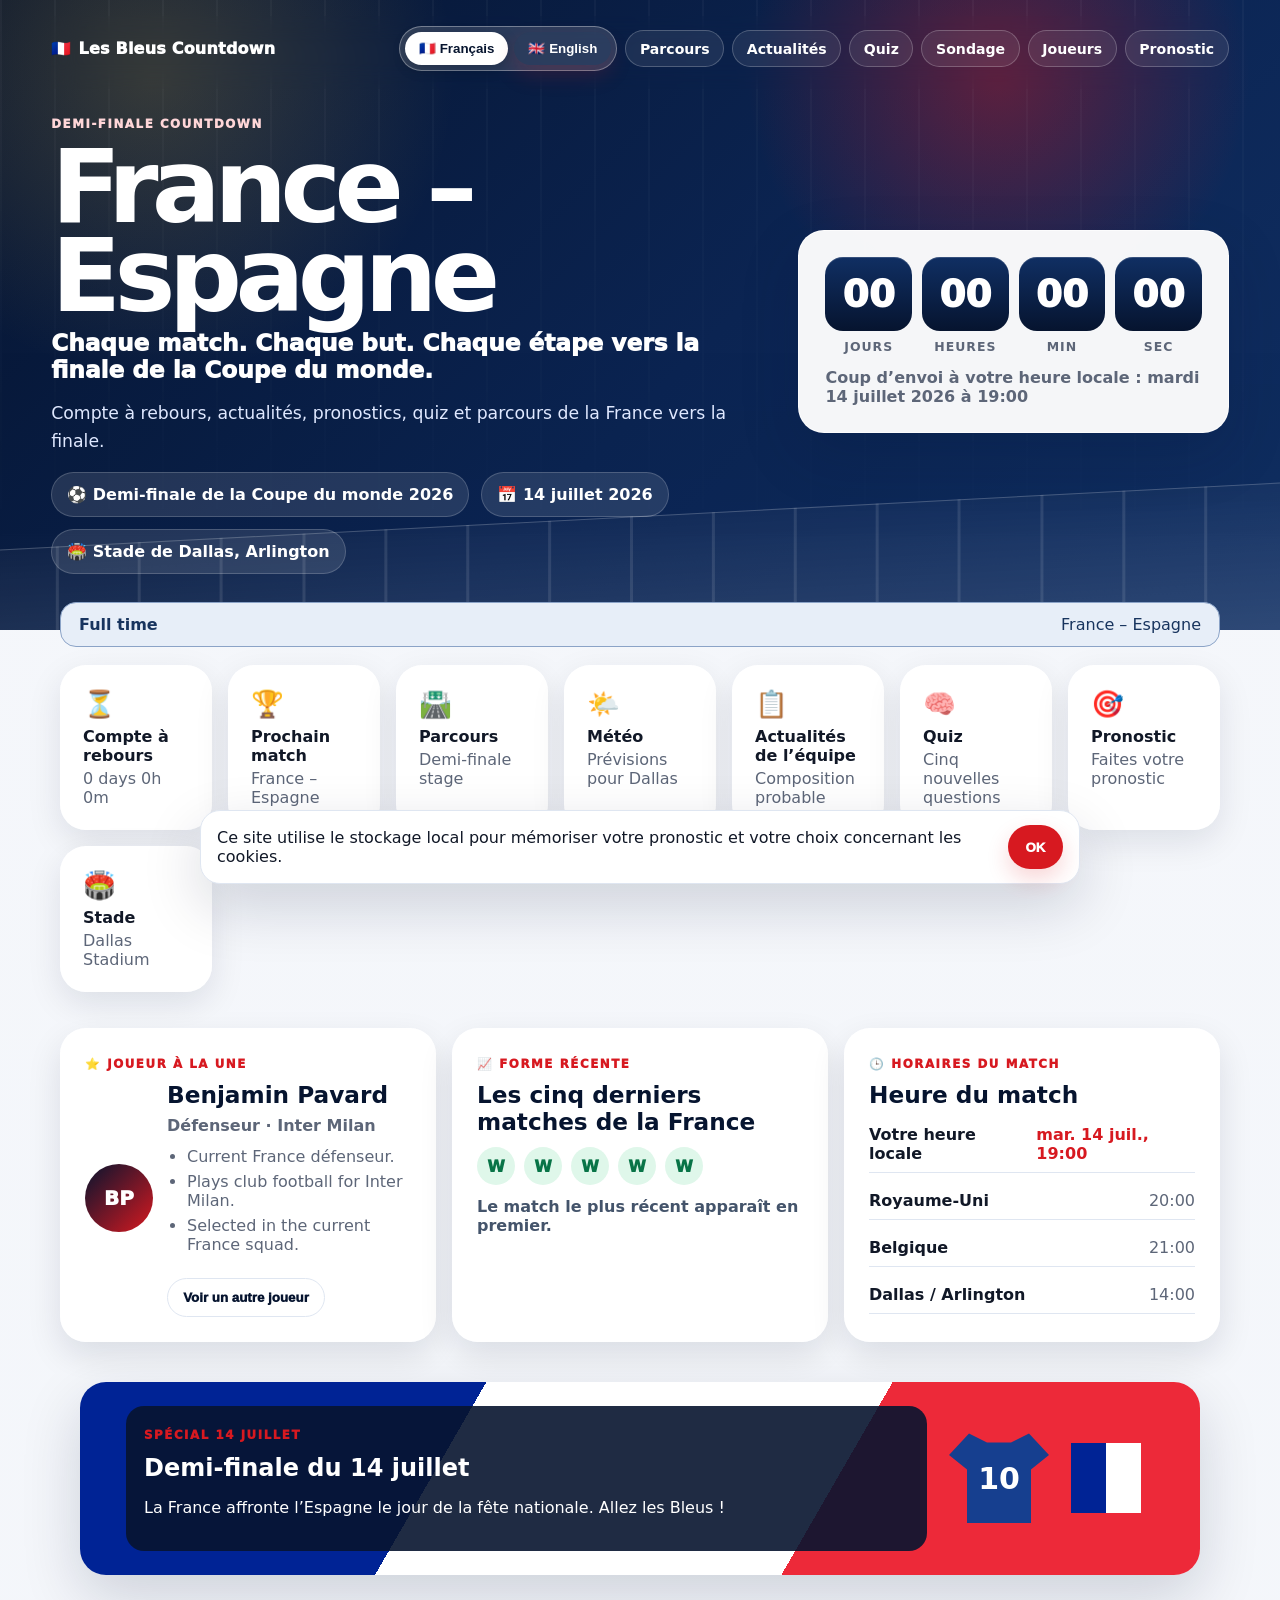
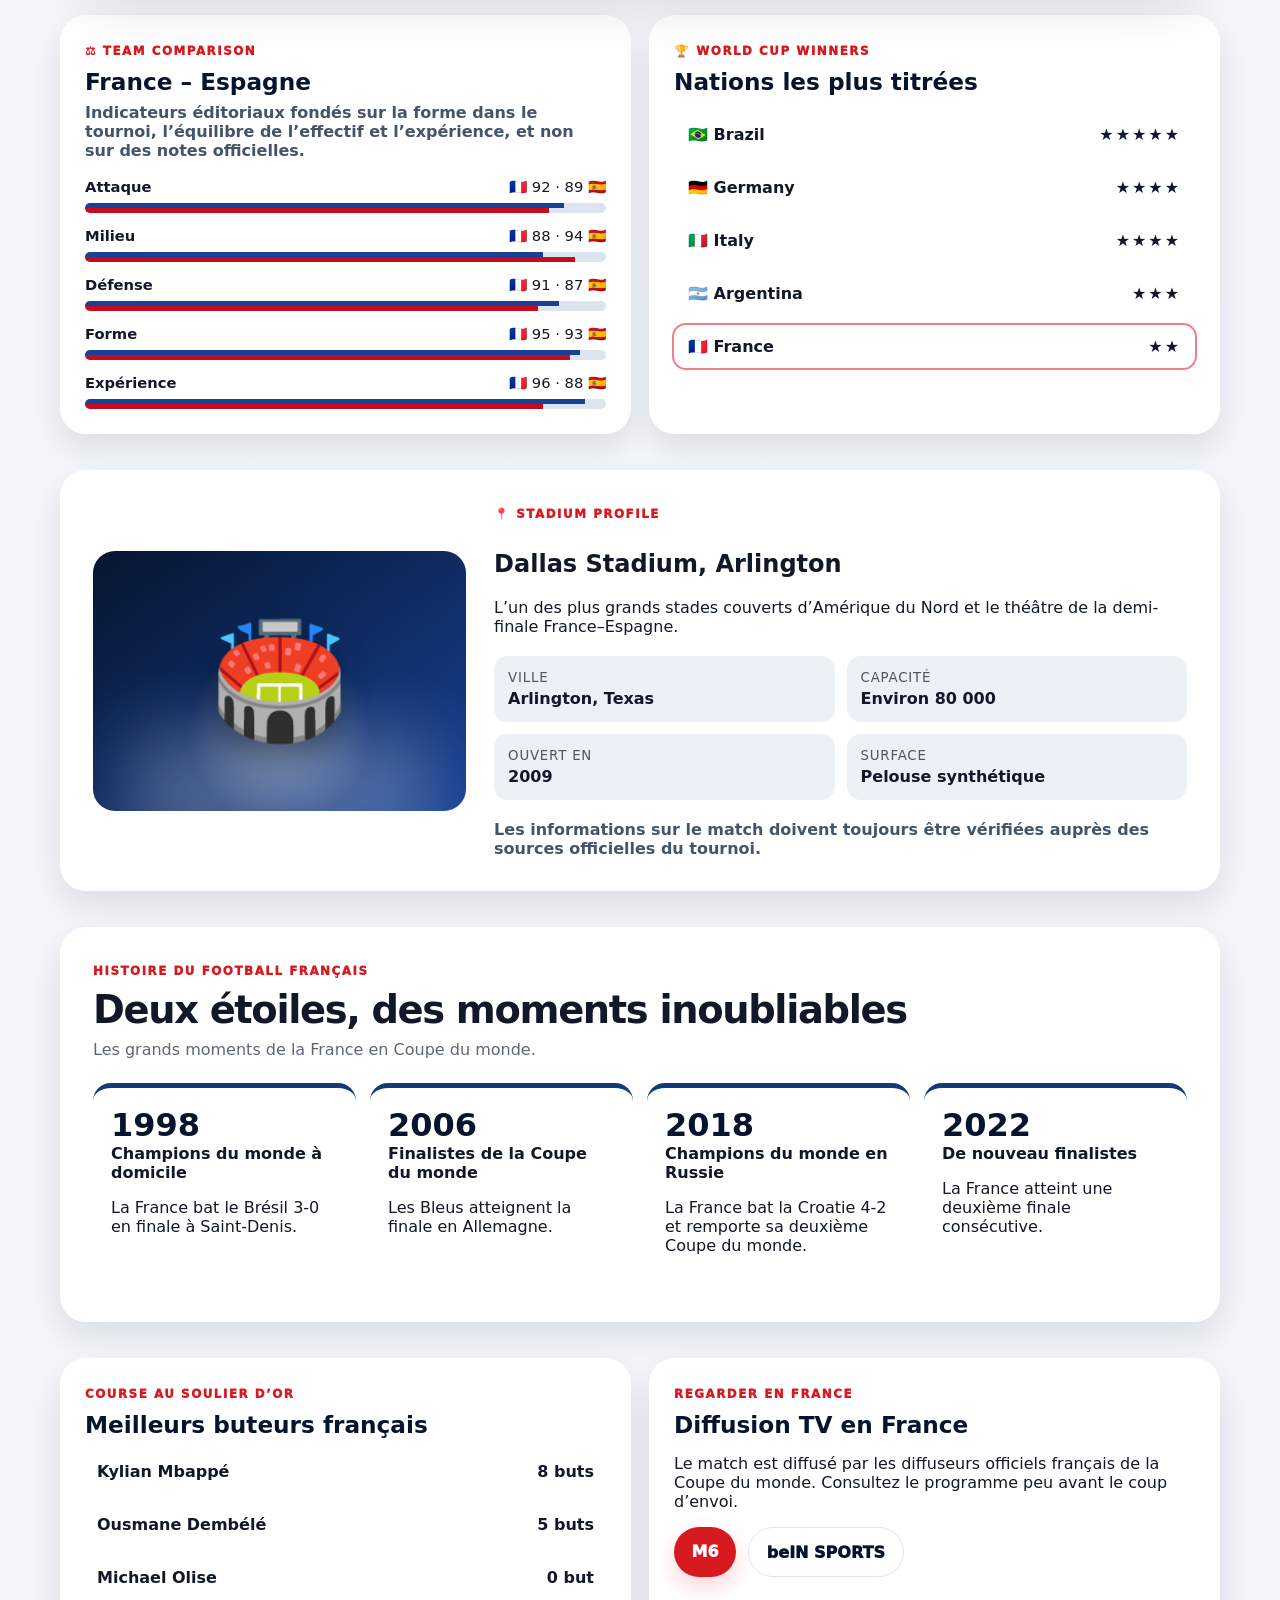
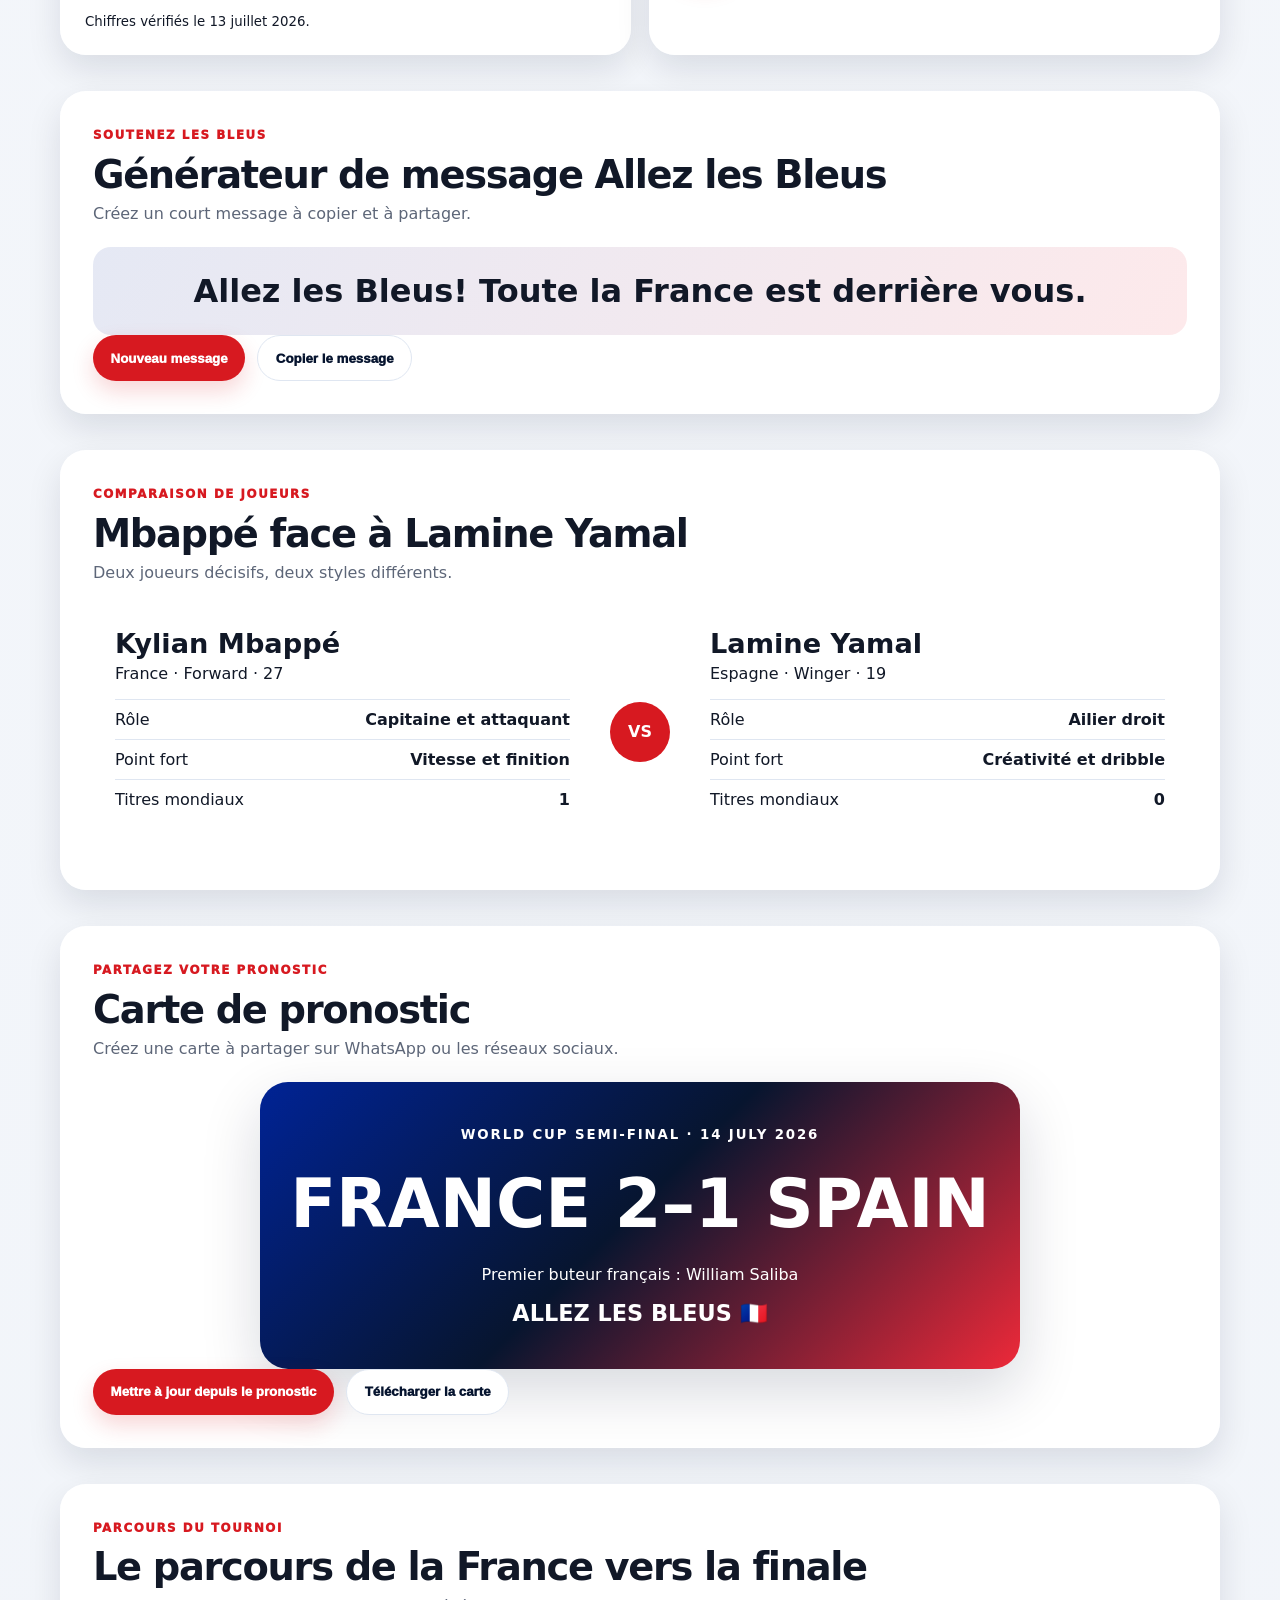
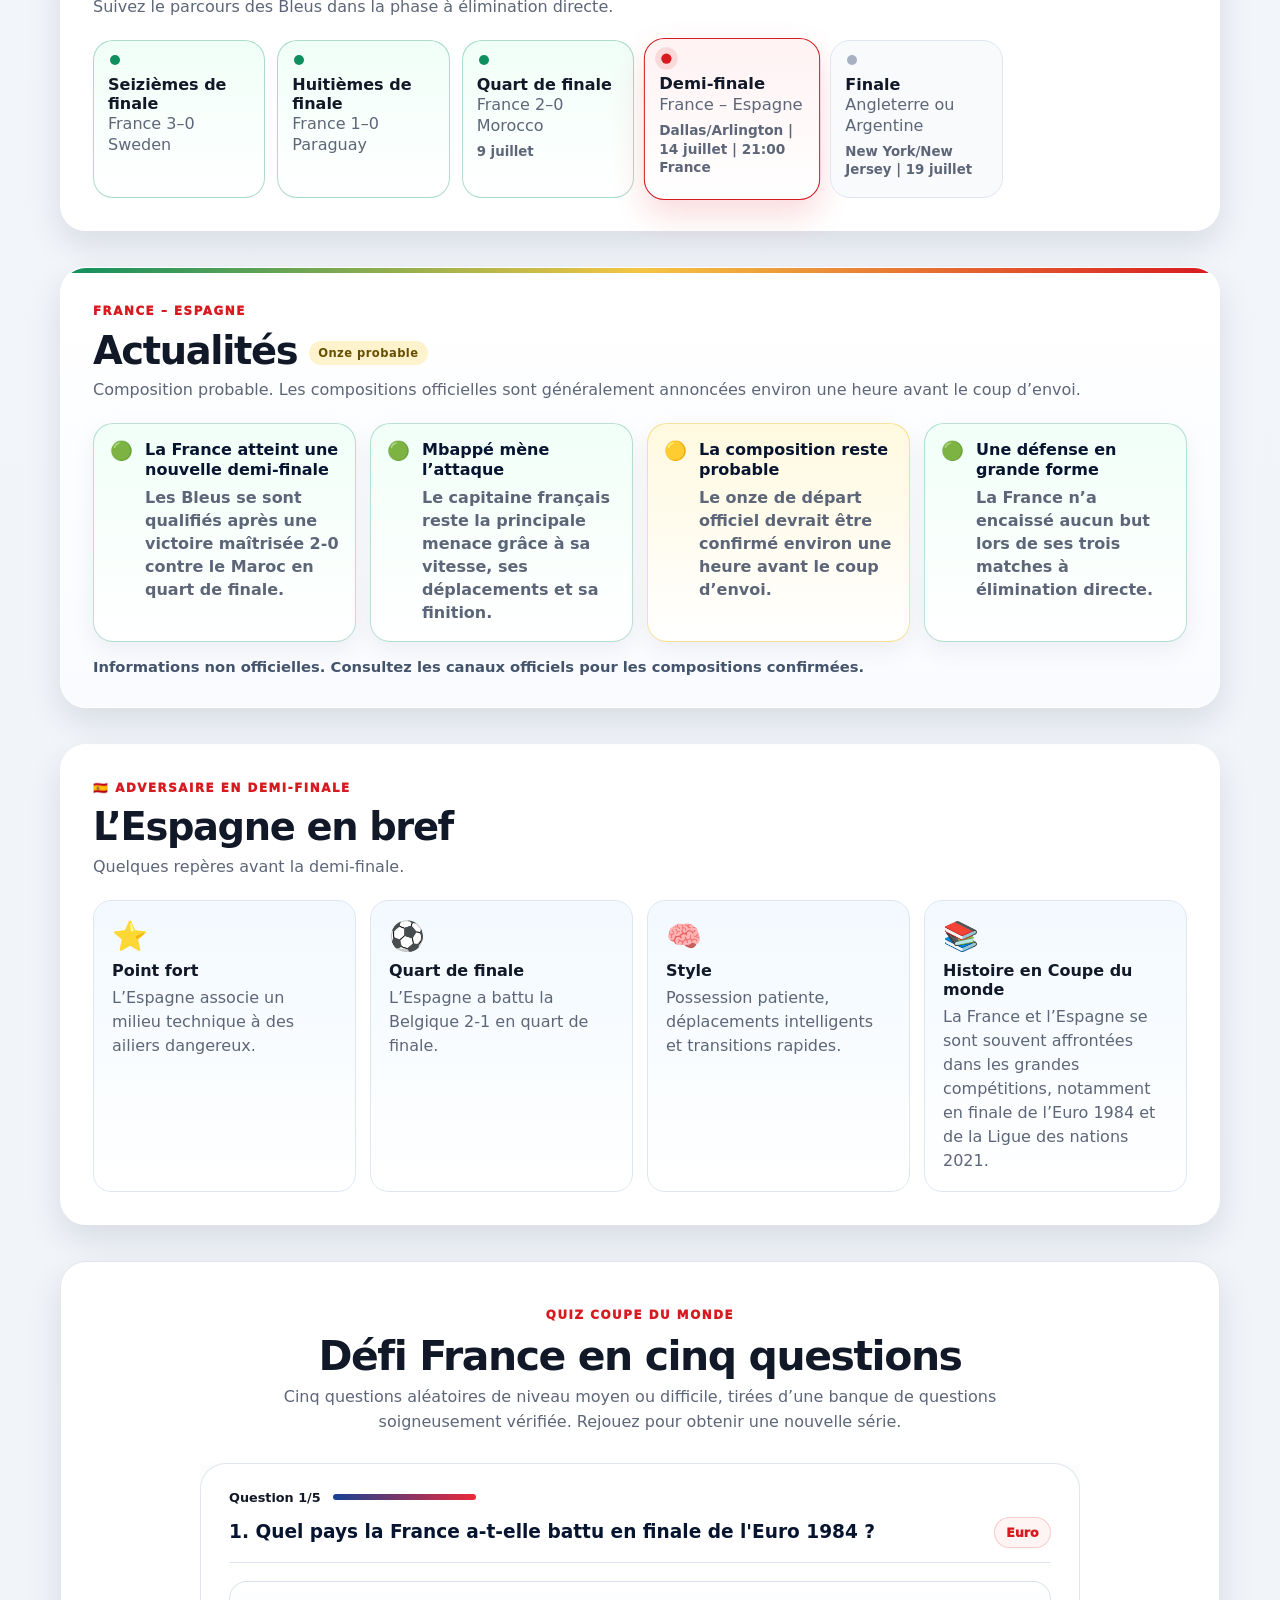
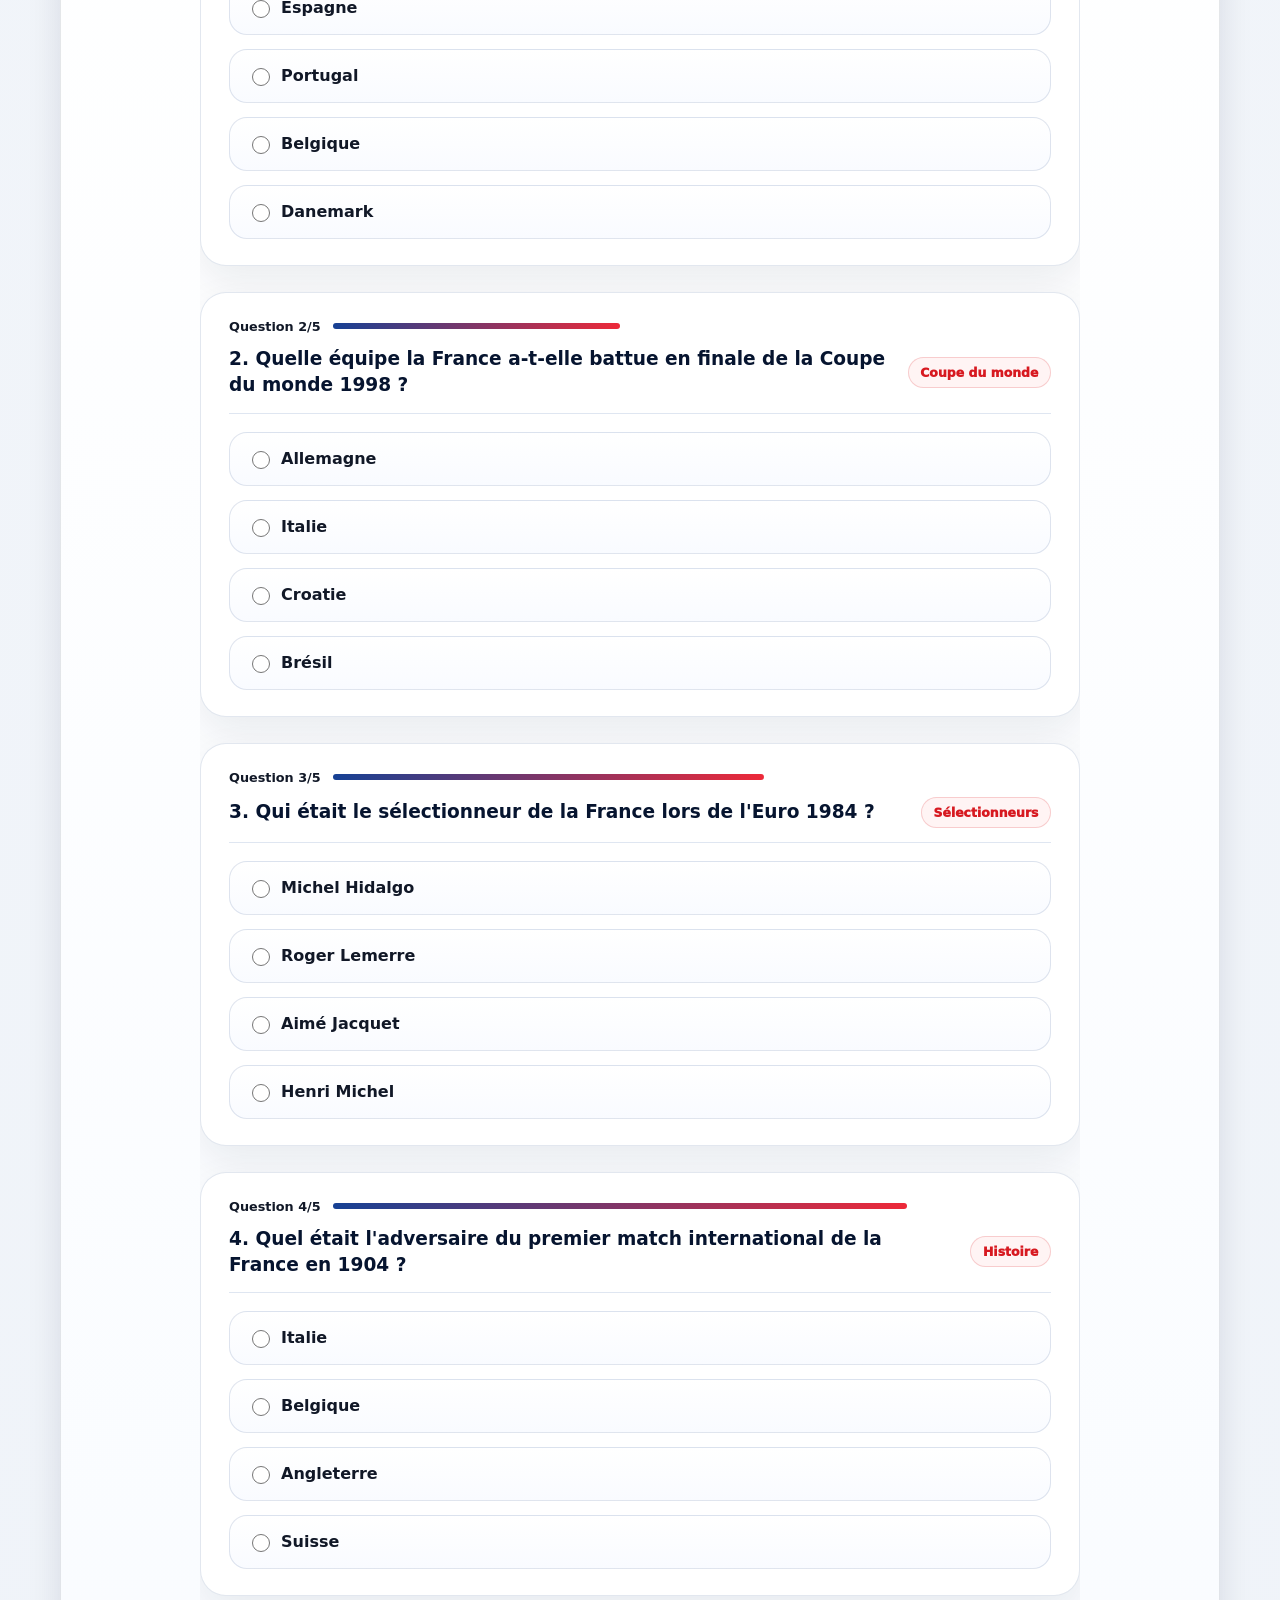
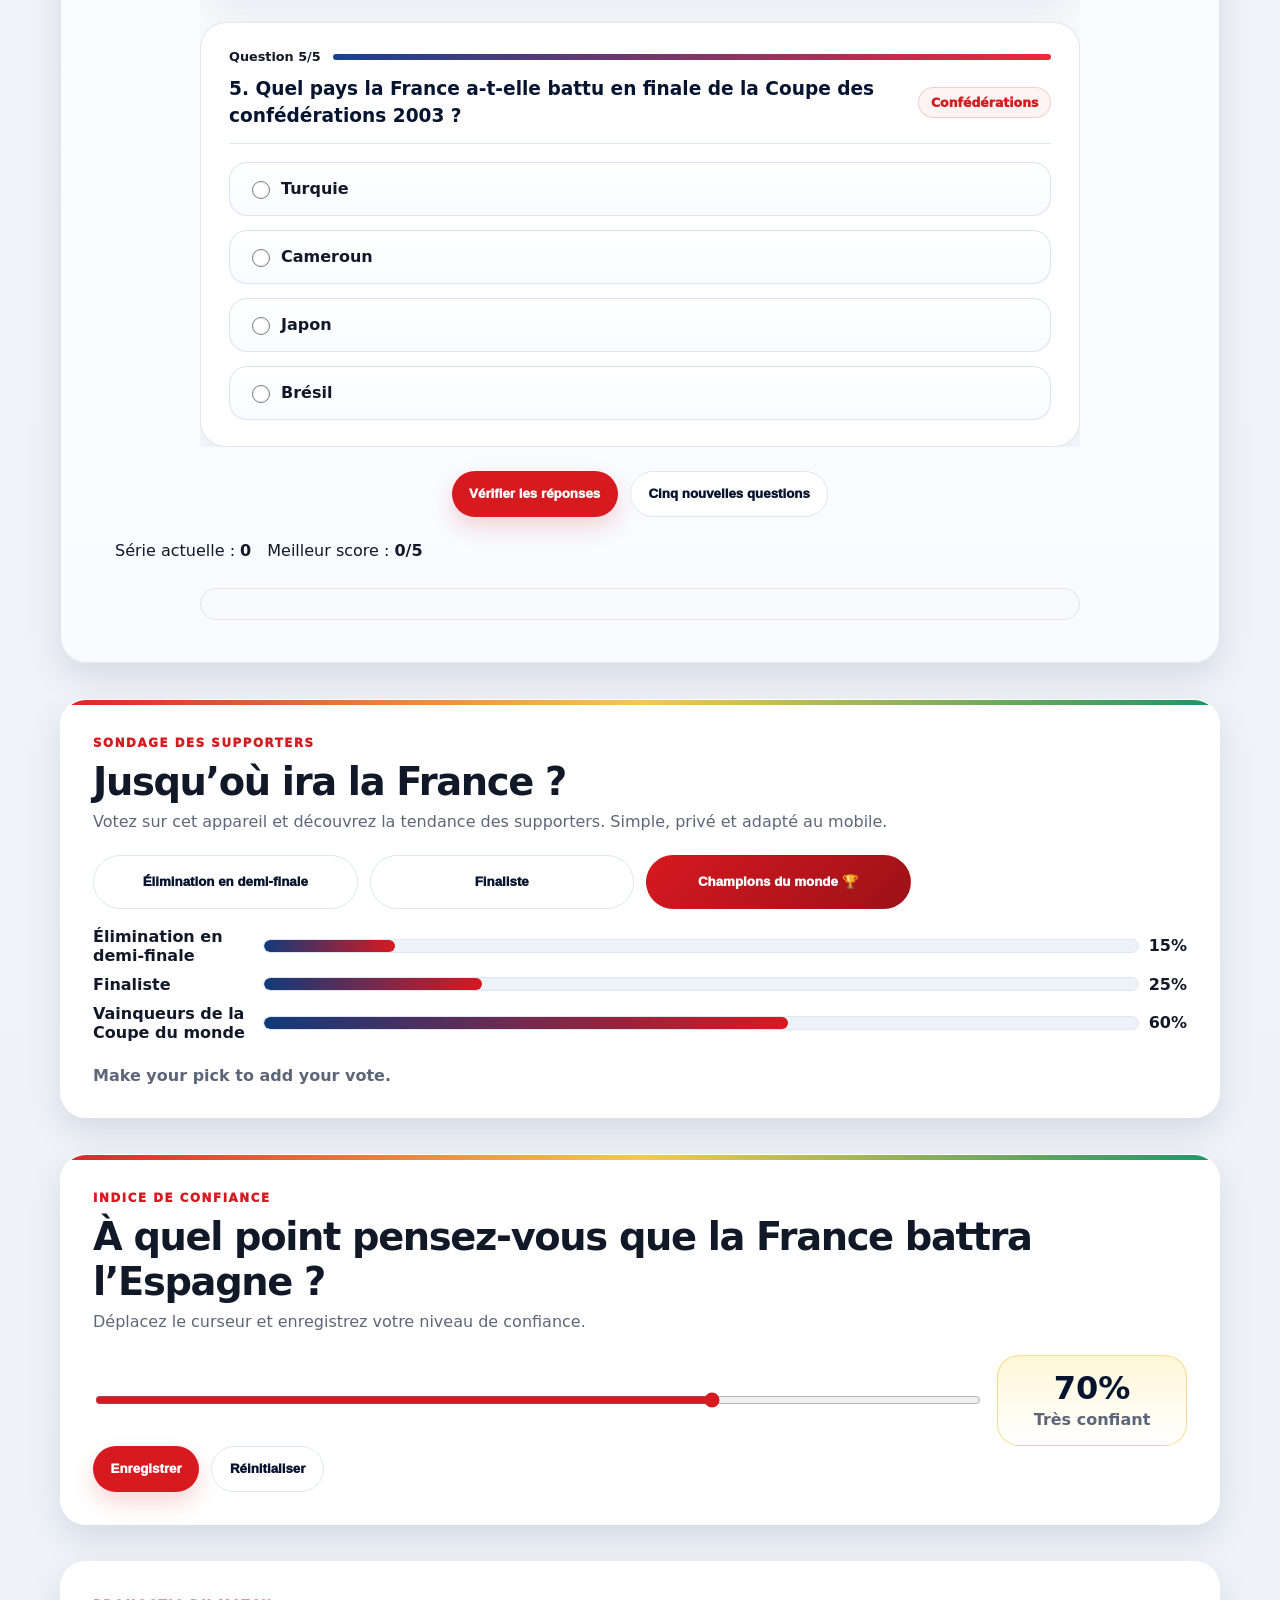
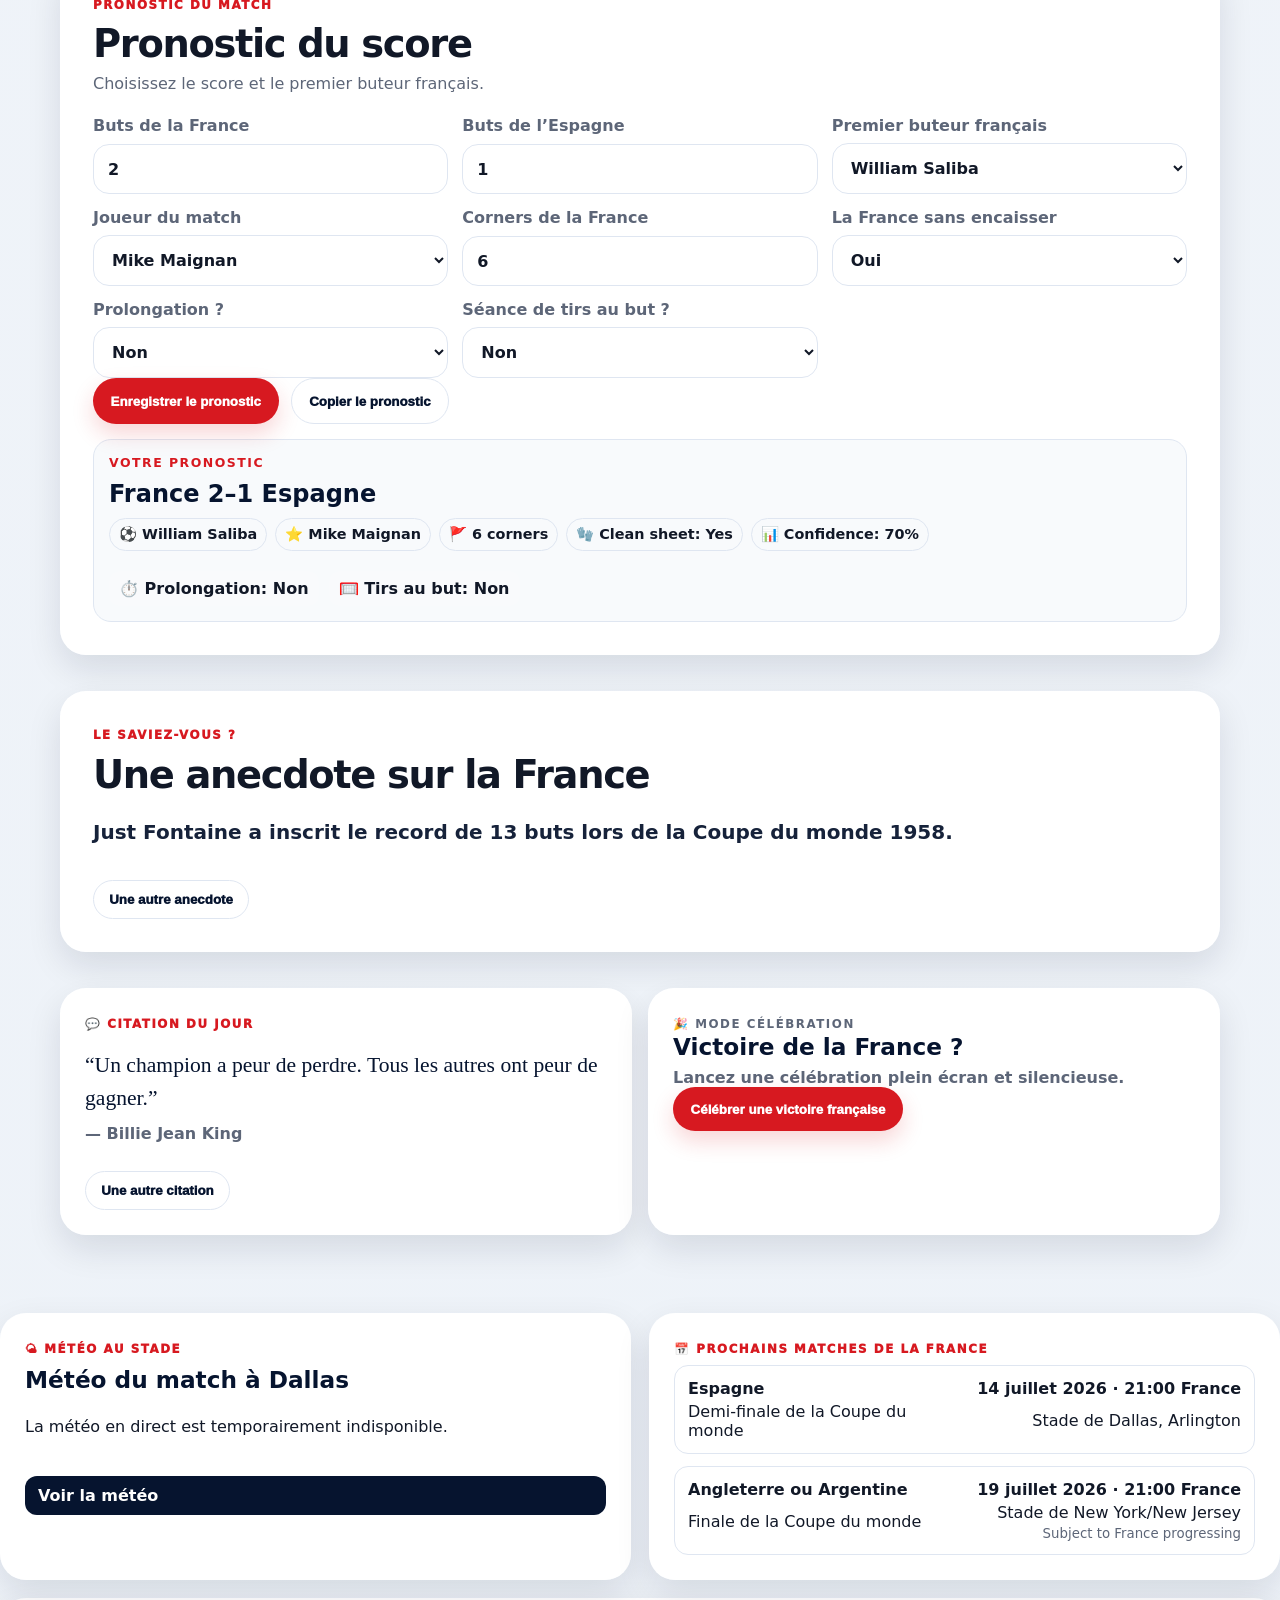
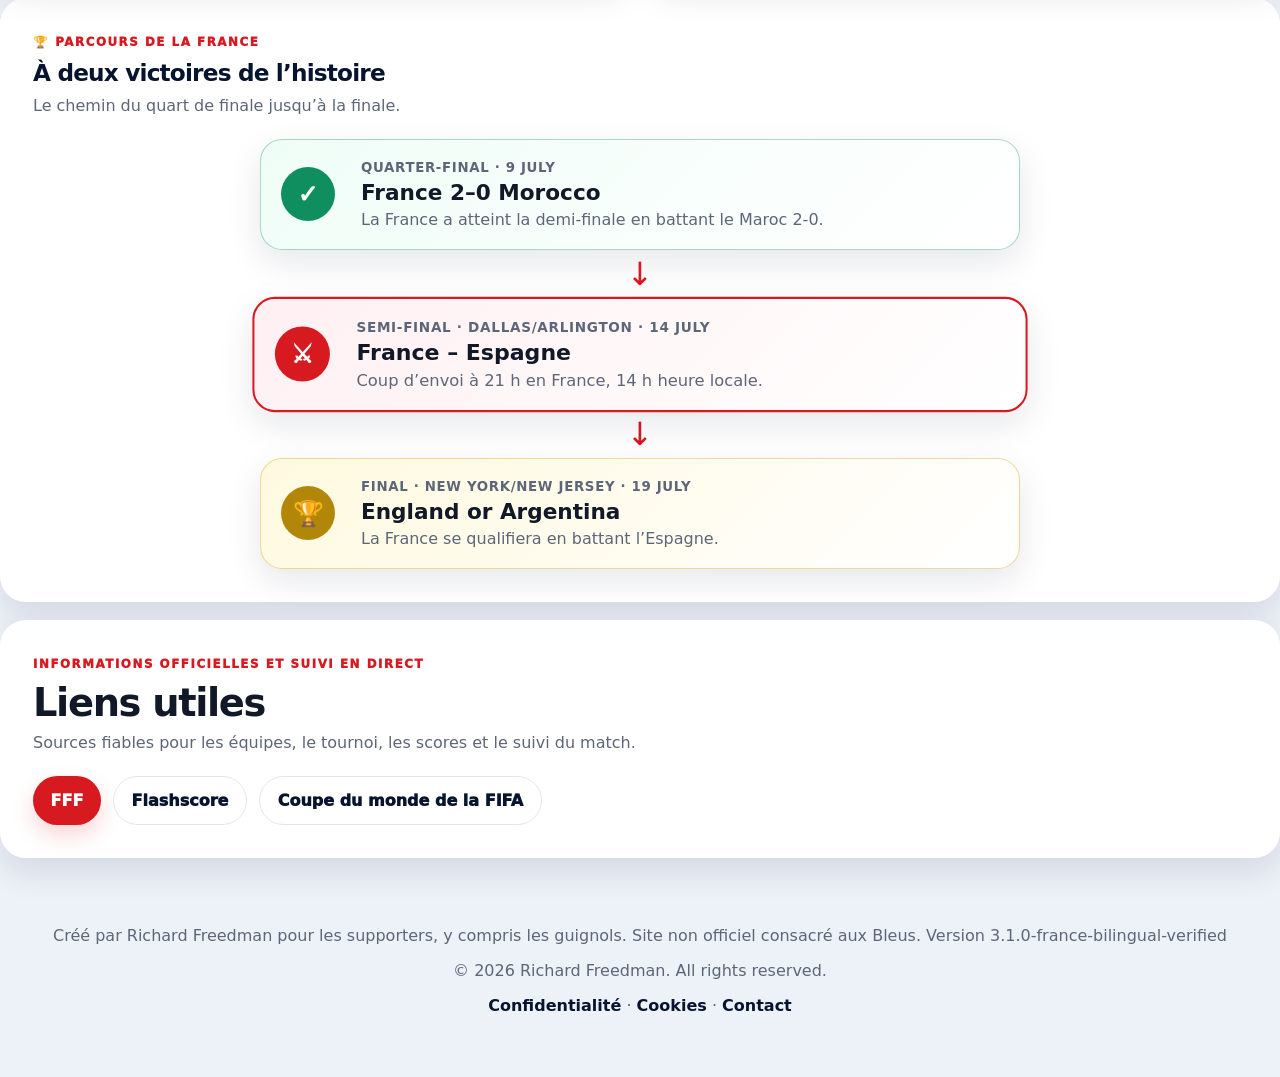
<file: index.html>
<!doctype html>
<html lang="fr">
<head>
  <meta charset="utf-8" />
  <meta name="viewport" content="width=device-width, initial-scale=1, viewport-fit=cover" />
  <title>Les Bleus Countdown | France Men’s World Cup Match Centre</title>
  <meta name="description" content="A fast France men’s World Cup match centre with countdown, road to the final, quiz, score predictor." />
  <meta name="theme-color" content="#07152f" />
  <meta property="og:title" content="Les Bleus Countdown" />
  <meta property="og:description" content="France v Spain semi-final countdown, quiz, predictor and route to the final." />
  <meta property="og:type" content="website" />
  <meta name="twitter:card" content="summary_large_image" />
  <meta name="keywords" content="France World Cup, Les Bleus, France v Spain, World Cup countdown, France quiz" />
  <meta name="robots" content="index, follow" />
  <link rel="icon" href="favicon.svg" type="image/svg+xml">
  <link rel="stylesheet" href="style.css" />
</head>
<body>
  <a class="skip-link" href="#main">Skip to content</a>
  <div class="loader" id="loader" aria-hidden="true"><div><b>🇫🇷 Les Bleus Countdown</b><span>Loading matchday...</span></div></div>

  <header class="hero" id="top">
    <nav class="topbar" aria-label="Main navigation">
      <a class="brand" href="#top">🇫🇷 <span>Les Bleus Countdown</span></a>
      <button class="menu-toggle" id="menuToggle" aria-expanded="false" aria-controls="navLinks">Menu</button>
      <div class="nav-links" id="navLinks"><div class="language-switch" role="group" aria-label="Choisir la langue"><button id="langFr" class="language-choice active" type="button" aria-pressed="true">🇫🇷 Français</button><button id="langEn" class="language-choice" type="button" aria-pressed="false">🇬🇧 English</button></div>
        <a href="#road">Road</a>
        <a href="#team-news">Team News</a>
        <a href="#quiz">Quiz</a>
        <a href="#fan-poll">Poll</a>
        <a href="#spotlight">Players</a>
        <a href="#predictor">Predictor</a>
      </div>
    </nav>
    <div class="hero-grid reveal">
      <section class="hero-copy">
        <p class="eyebrow" id="heroStage">Semi-final countdown</p>
        <h1 id="heroMatch">France v Spain</h1>
        <p class="motto">Every match. Every goal. Every step to the World Cup Final.</p>
        <p class="lead">Countdown, team news, predictions, quiz and France’s route to the final.</p>
        <div class="meta-row" aria-label="Match information">
          <span id="metaCompetition">⚽ World Cup semi-final</span>
          <span id="metaDate">📅 14 July 2026</span>
          <span id="metaVenue">🏟️ Dallas Stadium, Arlington</span>
        </div>
      </section>
      <aside class="countdown-card" aria-label="Countdown to kick-off">
        <div class="countdown" id="countdown"><span>--</span><span>--</span><span>--</span><span>--</span></div>
        <div class="labels"><b>days</b><b>hours</b><b>mins</b><b>secs</b></div>
        <p id="kickoffLocal">Kick-off time loading...</p>
      </aside>
    </div>
  </header>

  <main id="main"><section id="matchStatusBanner" class="match-status-banner" aria-live="polite"><b id="matchStatusText">Match day</b><span id="matchStatusDetail">France v Spain</span></section>
    <section class="dashboard reveal" aria-label="World Cup dashboard">
      <article><span>⏳</span><b>Countdown</b><p id="dashCountdown">Loading...</p></article>
      <article><span>🏆</span><b>Next match</b><p id="dashMatch">France v Spain</p></article>
      <article><span>🛣️</span><b>Progress</b><p id="dashProgress">Semi-final stage</p></article>
      <article><span>🌤️</span><b>Weather</b><p><a href="#live-info">Dallas forecast</a></p></article>
      <article><span>📋</span><b>Team news</b><p><a href="#team-news">Predicted line-up</a></p></article>
      <article><span>🧠</span><b>Quiz</b><p><a href="#quiz">Five fresh questions</a></p></article>
      <article><span>🎯</span><b>Predictor</b><p><a href="#predictor">Make your prediction</a></p></article>
      <article><span>🏟️</span><b>Stadium</b><p><a href="#stadium-profile">Dallas Stadium</a></p></article>
    </section>

    <section class="matchday-extras reveal" id="spotlight" aria-label="Matchday extras">
      <article class="mini-card spotlight-card">
        <p class="eyebrow">⭐ Player spotlight</p>
        <div class="spotlight-player"><div class="player-initials" id="spotlightInitials">KM</div><div class="spotlight-copy"><h2 id="spotlightName">Kylian Mbappé</h2><p id="spotlightInfo">France captain and forward.</p><ul id="spotlightFacts" class="spotlight-facts"></ul><button id="nextSpotlight" class="ghost small-btn">Show another player</button></div></div>
      </article>
      <article class="mini-card">
        <p class="eyebrow">📈 Recent form</p><h2>France’s last five</h2>
        <div class="form-row" id="recentForm" aria-label="France recent form"></div>
        <p class="small-note">Most recent match shown first.</p>
      </article>
      <article class="mini-card">
        <p class="eyebrow">🕒 Kick-off times</p><h2>Match time</h2>
        <div class="time-list"><span><b>Your local time</b><strong id="localTimeExtra">Detecting…</strong></span><span><b>United Kingdom</b>20:00</span><span><b>Belgium</b>21:00</span><span><b>Dallas / Arlington</b>14:00</span></div>
      </article>
    </section>


    <section class="bastille-banner reveal" id="bastille"><span class="tricolour-ribbon" aria-hidden="true"></span><div><p class="eyebrow">14 July special</p><h2>Bastille Day semi-final</h2><p>France face Spain on the national day. Allez les Bleus!</p></div><div class="animated-shirt" aria-label="Animated France shirt"><span>10</span></div><div class="waving-flag" aria-label="Animated French flag"><i></i><i></i><i></i></div></section>

    <section class="feature-grid reveal premium-grid" id="team-comparison">
      <article class="mini-card comparison-bars-card"><p class="eyebrow">⚖️ Team comparison</p><h2>France v Spain</h2><p class="small-note">Editorial indicators based on tournament form, squad balance and experience, not official ratings.</p><div class="team-bars" id="teamBars"></div></article>
      <article class="mini-card winners-card"><p class="eyebrow">🏆 World Cup winners</p><h2>Most successful nations</h2><div class="winner-list"><span><b>🇧🇷 Brazil</b><strong>★★★★★</strong></span><span><b>🇩🇪 Germany</b><strong>★★★★</strong></span><span><b>🇮🇹 Italy</b><strong>★★★★</strong></span><span><b>🇦🇷 Argentina</b><strong>★★★</strong></span><span class="france-row"><b>🇫🇷 France</b><strong>★★</strong></span></div></article>
    </section>

    <section class="card stadium-profile reveal" id="stadium-profile"><div class="stadium-visual"><div class="stadium-glow"></div><span>🏟️</span></div><div><p class="eyebrow">📍 Stadium profile</p><h2>Dallas Stadium, Arlington</h2><p>One of North America’s largest enclosed stadiums and the venue for France’s semi-final against Spain.</p><div class="stadium-facts"><span><small>City</small><b>Arlington, Texas</b></span><span><small>Capacity</small><b>About 80,000</b></span><span><small>Opened</small><b>2009</b></span><span><small>Surface</small><b>Artificial turf</b></span></div><p class="small-note">Match details should always be checked against official tournament information.</p></div></section>

    <section class="card reveal" id="history"><div class="section-head"><p class="eyebrow">French football history</p><h2>Two stars, unforgettable moments</h2><p>France’s landmark World Cup achievements.</p></div><div class="history-timeline"><article><b>1998</b><span>World champions on home soil</span><p>France beat Brazil 3–0 in the final in Saint-Denis.</p></article><article><b>2006</b><span>World Cup finalists</span><p>Les Bleus reached the final in Germany.</p></article><article><b>2018</b><span>World champions in Russia</span><p>France beat Croatia 4–2 to lift their second World Cup.</p></article><article><b>2022</b><span>Finalists again</span><p>France reached a second consecutive final.</p></article></div></section>

    <section class="feature-grid reveal" id="scorers-tv"><article class="mini-card"><p class="eyebrow">Golden Boot tracker</p><h2>France top scorers</h2><div class="scorer-table"><span><b>Kylian Mbappé</b><strong>8 goals</strong></span><span><b>Ousmane Dembélé</b><strong>5 goals</strong></span><span><b>Michael Olise</b><strong>0 goals</strong></span></div><small>Figures checked on 13 July 2026.</small></article><article class="mini-card"><p class="eyebrow">Watch in France</p><h2>French TV information</h2><p>The match is available through official French World Cup broadcasters. Check the programme guide shortly before kick-off.</p><div class="cta-row"><a href="https://www.m6.fr/" target="_blank" rel="noopener">M6</a><a class="secondary" href="https://www.beinsports.com/fr-fr" target="_blank" rel="noopener">beIN SPORTS</a></div></article></section>

    <section class="card reveal" id="fan-message"><div class="section-head"><p class="eyebrow">Support Les Bleus</p><h2>Allez les Bleus message generator</h2><p>Create a short matchday message to copy and share.</p></div><div id="fanMessage" class="generated-message">Allez les Bleus! Toute la France est derrière vous.</div><div class="button-row"><button id="generateMessage">New message</button><button id="copyMessage" class="ghost">Copy message</button></div></section>

    <section class="card reveal" id="comparison"><div class="section-head"><p class="eyebrow">Player comparison</p><h2>Mbappé v Lamine Yamal</h2><p>Two match-winners, two different styles.</p></div><div class="comparison-grid"><article><h3>Kylian Mbappé</h3><span>France · Forward · 27</span><dl><div><dt>Role</dt><dd>Captain and forward</dd></div><div><dt>Strength</dt><dd>Pace and finishing</dd></div><div><dt>World Cup titles</dt><dd>1</dd></div></dl></article><div class="versus">VS</div><article><h3>Lamine Yamal</h3><span>Spain · Winger · 19</span><dl><div><dt>Role</dt><dd>Right winger</dd></div><div><dt>Strength</dt><dd>Creativity and dribbling</dd></div><div><dt>World Cup titles</dt><dd>0</dd></div></dl></article></div></section>

    <section class="card reveal" id="share-card"><div class="section-head"><p class="eyebrow">Share your prediction</p><h2>Match prediction card</h2><p>Generate a clean card for WhatsApp or social media.</p></div><div class="share-prediction-card" id="sharePredictionCard"><small>WORLD CUP SEMI-FINAL · 14 JULY 2026</small><h3>FRANCE <span id="cardFranceScore">2</span>–<span id="cardSpainScore">1</span> SPAIN</h3><p id="cardScorer">First France scorer: Kylian Mbappé</p><b>ALLEZ LES BLEUS 🇫🇷</b></div><div class="button-row"><button id="updateShareCard">Update from predictor</button><button id="downloadShareCard" class="ghost">Download card</button></div></section>

    <section class="card road reveal" id="road">
      <div class="section-head"><p class="eyebrow">Tournament path</p><h2>France’s Road to the Final</h2><p>Follow France’s men through the World Cup knockout route.</p></div>
      <div class="journey" id="journey"></div>
    </section>

    <section class="card team-news reveal" id="team-news">
      <div class="section-head"><p class="eyebrow">France v Spain</p><h2>Team News <span id="lineupBadge" class="lineup-badge predicted">Predicted XI</span></h2><p id="lineupUpdated">Latest semi-final notes for France supporters.</p></div>
      <div class="news-grid" id="teamNewsList" aria-live="polite"></div>
      <p class="news-disclaimer">Unofficial fan notes. Check official team channels for confirmed line-ups.</p>
    </section>

    <section class="card opponent-card reveal" id="opponent">
      <div class="section-head"><p class="eyebrow">🇪🇸 Semi-final opposition</p><h2>Spain at a glance</h2><p>Five quick facts before the World Cup semi-final.</p></div>
      <div class="opponent-grid">
        <article><span>⭐</span><b>Key figure</b><p>Spain combine technical midfield play with dangerous wide attackers.</p></article>
        <article><span>⚽</span><b>Quarter-final</b><p>Spain beat Belgium 2–1 in the quarter-final.</p></article>
        <article><span>🧠</span><b>Style</b><p>Patient possession, clever movement and ruthless transitions.</p></article>
        <article><span>📚</span><b>World Cup history</b><p>France and Spain have met regularly in major tournaments, including the 1984 European Championship final and the 2021 Nations League final.</p></article>
      </div>
    </section>

    <section class="card quiz reveal" id="quiz">
      <div class="section-head"><p class="eyebrow">World Cup quiz</p><h2>Five-question France challenge</h2><p>Five random medium and hard questions from a carefully checked question bank. Play again for a fresh set.</p></div>
      <div id="quizContainer" class="quiz-list" aria-live="polite"></div>
      <div class="button-row"><button id="checkQuiz">Check answers</button><button id="newQuiz" class="ghost">Play 5 new questions</button></div>
      <div class="quiz-stats"><span>Current streak: <b id="quizStreak">0</b></span><span>Best score: <b id="quizBest">0/5</b></span></div><div id="quizResult" class="result" role="status"></div>
    </section>

    <section class="card poll-card reveal" id="fan-poll">
      <div class="section-head"><p class="eyebrow">Fan poll</p><h2>How far will France go?</h2><p>Vote once on this device and see the local fan mood. Lightweight, private and perfect for mobile.</p></div>
      <div class="poll-options" id="pollOptions" role="group" aria-label="How far will France go poll">
        <button type="button" class="poll-option" data-choice="Semi-final exit">Semi-final exit</button>
        
        <button type="button" class="poll-option" data-choice="Runner-up">Runner-up</button>
        <button type="button" class="poll-option winner" data-choice="World Cup winners">World Cup winners 🏆</button>
      </div>
      <div class="poll-results" id="pollResults" aria-live="polite"></div>
    </section>

    <section class="card confidence-card reveal" id="confidence">
      <div class="section-head"><p class="eyebrow">Confidence meter</p><h2>How confident are you France will beat Spain?</h2><p>Slide it, save it and compare your matchday mood.</p></div>
      <div class="confidence-wrap">
        <input id="confidenceSlider" type="range" min="0" max="100" value="70" aria-label="France confidence percentage">
        <div class="confidence-readout"><strong id="confidenceValue">70%</strong><span id="confidenceLabel">Strong belief</span></div>
      </div>
      <div class="button-row"><button id="saveConfidence" type="button">Save confidence</button><button id="resetConfidence" type="button" class="ghost">Reset</button></div>
    </section>

    <section class="card predictor reveal" id="predictor">
      <div class="section-head"><p class="eyebrow">Match prediction</p><h2>Score Predictor</h2><p>Pick any score and the first France goalscorer.</p></div>
      <div class="predictor-grid">
        <label>France goals<input id="engScore" type="number" min="0" max="20" value="2" inputmode="numeric"></label>
        <label>Spain goals<input id="norScore" type="number" min="0" max="20" value="1" inputmode="numeric"></label>
        <label>First France scorer<select id="firstScorer"></select></label>
        <label>Player of the match<select id="playerOfMatch"></select></label>
        <label>France corners<input id="engCorners" type="number" min="0" max="30" value="6" inputmode="numeric"></label>
        <label>France clean sheet<select id="cleanSheet"><option value="Yes">Yes</option><option value="No">No</option></select></label>
        <label>Extra time?<select id="extraTime"><option value="No">No</option><option value="Yes">Yes</option></select></label>
        <label>Penalty shoot-out?<select id="penalties"><option value="No">No</option><option value="Yes">Yes</option></select></label>
      </div>
      <div class="button-row"><button id="savePrediction">Save prediction</button><button id="copyPrediction" class="ghost">Copy prediction</button></div>
      <div class="summary prediction-card" id="predictionSummary" aria-live="polite">Make your prediction above.</div>
    </section>

    <section class="card facts reveal" id="fact"><div class="section-head"><p class="eyebrow">Did you know?</p><h2>France World Cup Fact</h2></div><p id="factText"></p><button id="newFact" class="ghost small-btn">Show another fact</button></section>

    <section class="two-card-row reveal" aria-label="Fan extras">
      <article class="mini-card quote-card"><p class="eyebrow">💬 Matchday quote</p><blockquote id="matchQuote">“Football is nothing without fans.”</blockquote><p id="quoteAttribution" class="quote-attribution">— Matt Busby</p><button id="newQuote" class="ghost small-btn">Another quote</button></article>
      <article class="mini-card celebration-mode"><p class="eyebrow">🎉 Celebration mode</p><h2>France win?</h2><p>Launch a full-screen silent stadium celebration.</p><button id="winConfetti">Celebrate a France win</button></article>
    </section>

  </main>

  <button class="back-top" id="backTop" aria-label="Back to top">↑</button>

    <section class="feature-grid reveal" id="live-info" aria-label="Live match information">
      <article class="mini-card weather-card">
        <p class="eyebrow">🌤 Stadium weather</p>
        <h2 id="weatherTitle">Dallas match weather</h2>
        <div id="weatherPanel" class="weather-panel" aria-live="polite"><p>Loading match-day weather…</p></div>
      </article>
      <article class="mini-card fixtures-card">
        <p class="eyebrow">📅 Next France fixtures</p>
        <div id="nextFixtures" class="fixtures-list"></div>
      </article>
    </section>

    <section class="route-final reveal" aria-label="France route to the final">
      <article class="mini-card simple-route-card">
        <div class="section-head"><p class="eyebrow">🏆 France’s route</p><h2>Two wins from history</h2><p>A simple path from the quarter-final victory to the World Cup final.</p></div>
        <div class="simple-route">
          <article class="route-stage done"><span class="route-icon">✓</span><div><small>Quarter-final · 9 July</small><b>France 2–0 Morocco</b><p>France reached the semi-final with a 2–0 win over Morocco.</p></div></article>
          <div class="route-arrow">↓</div>
          <article class="route-stage current"><span class="route-icon">⚔</span><div><small>Semi-final · Dallas/Arlington · 14 July</small><b>France v Spain</b><p>Kick-off 21:00 France, 14:00 local time.</p></div></article>
          <div class="route-arrow">↓</div>
          <article class="route-stage future"><span class="route-icon">🏆</span><div><small>Final · New York/New Jersey · 19 July</small><b>England or Argentina</b><p>France qualify by beating Spain.</p></div></article>
        </div>
      </article>
    </section>

    <section class="card links reveal useful-links-end"><div class="section-head"><p class="eyebrow">Official and live coverage</p><h2>Useful links</h2><p>Trusted places for confirmed squads, tournament information, scores and match coverage.</p></div><div class="cta-row"><a id="franceLink" href="https://www.fff.fr/equipe-nationale/" target="_blank" rel="noopener">FFF</a><a id="flashscoreLink" class="secondary" href="https://www.flashscore.com/football/" target="_blank" rel="noopener">Flashscore</a><a id="fifaLink" class="secondary" href="https://www.fifa.com/en/tournaments/mens/worldcup/canadamexicousa2026" target="_blank" rel="noopener">FIFA World Cup</a></div></section>

  <footer><p>Built by Richard Freedman for the fans, including muppets. Unofficial France men’s World Cup fan site. <span id="versionText">Version 4.0</span></p><p class="copyright">© 2026 Richard Freedman. All rights reserved.</p><p class="footer-links"><a href="privacy.html">Privacy</a> · <a href="cookies.html">Cookies</a> · <a href="contact.html">Contact</a></p></footer>
  <div class="celebration" id="celebration" role="dialog" aria-modal="true" aria-labelledby="celebrationTitle"><div class="stadium-lights"></div><div class="flag flag-left">🇫🇷</div><div class="flag flag-right">🇫🇷</div><div class="fireworks" aria-hidden="true"><i></i><i></i><i></i><i></i></div><div class="celebration-card"><div class="crest-burst">🇫🇷</div><div class="big trophy-rise">🏆</div><h2 id="celebrationTitle">FRANCE WIN!</h2><p>Les Bleus roar on.</p><div class="sparkle-row">✦ ✧ ✦ ✧ ✦</div><button id="closeCelebration">Close celebration</button></div></div>
  <div class="cookie" id="cookie"><span>This site uses local storage to remember your prediction and cookie choice.</span><button id="acceptCookie">OK</button></div>
  <script>window.addEventListener('load',()=>setTimeout(()=>document.getElementById('loader')?.classList.add('hide'),1200));setTimeout(()=>document.getElementById('loader')?.classList.add('hide'),5000);</script>
  <script src="config.js"></script>
  <script src="quiz-data.js"></script>
  <script src="content-data.js"></script>
  <script src="app.js" defer></script>
  <script src="enhanced-france.js" defer></script>
  <script src="final-polish.js" defer></script>
</body>
</html>
</file>
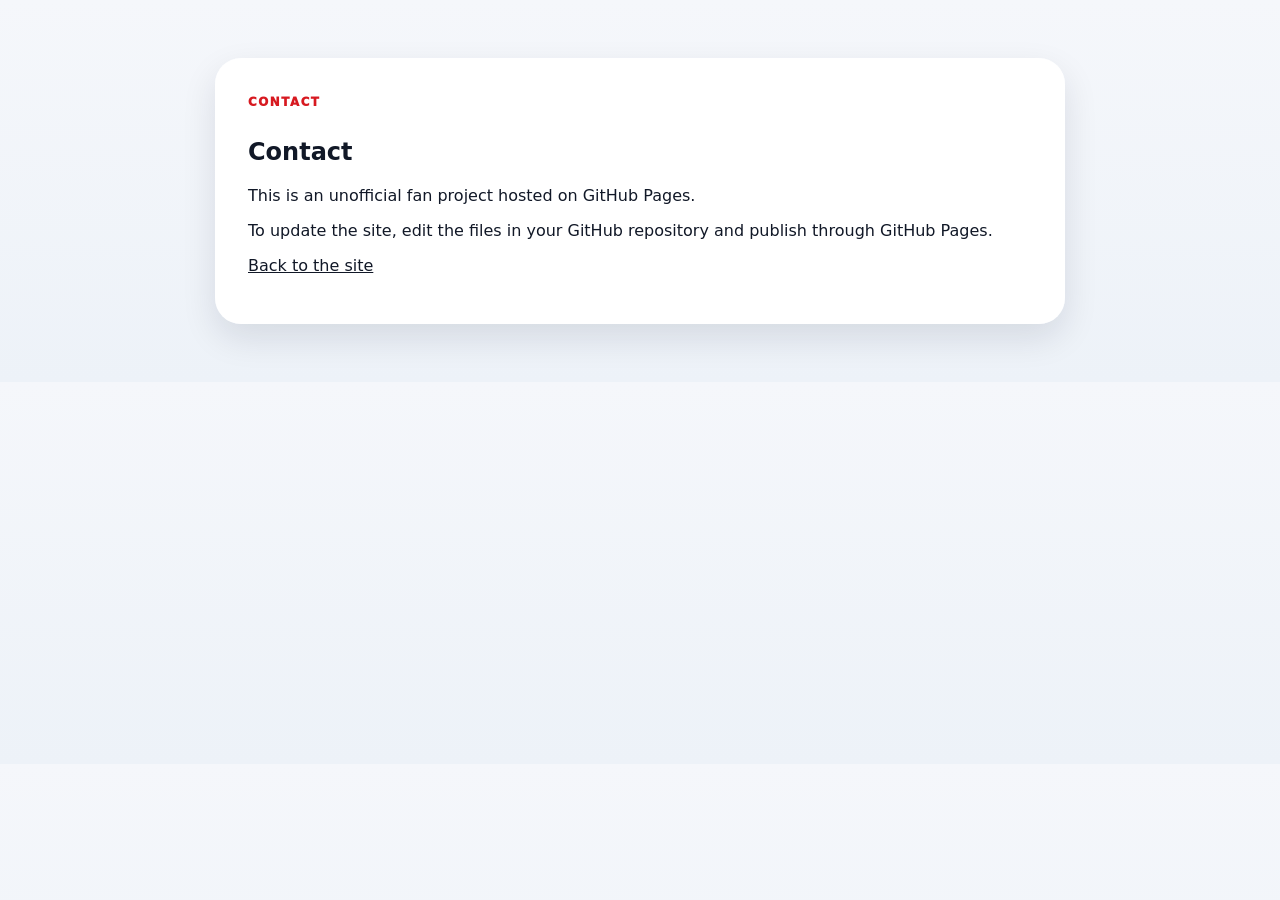
<file: contact.html>
<!doctype html><html lang="en"><head><meta charset="utf-8"><meta name="viewport" content="width=device-width,initial-scale=1"><title>Contact | Les Bleus Countdown</title><link rel="icon" href="favicon.svg" type="image/svg+xml"><link rel="stylesheet" href="style.css"></head><body><main style="margin:40px auto;max-width:850px"><section class="card"><p class="eyebrow">Contact</p><h1>Contact</h1><p>This is an unofficial fan project hosted on GitHub Pages.</p><p>To update the site, edit the files in your GitHub repository and publish through GitHub Pages.</p><p><a href="index.html">Back to the site</a></p></section></main></body></html>
</file>
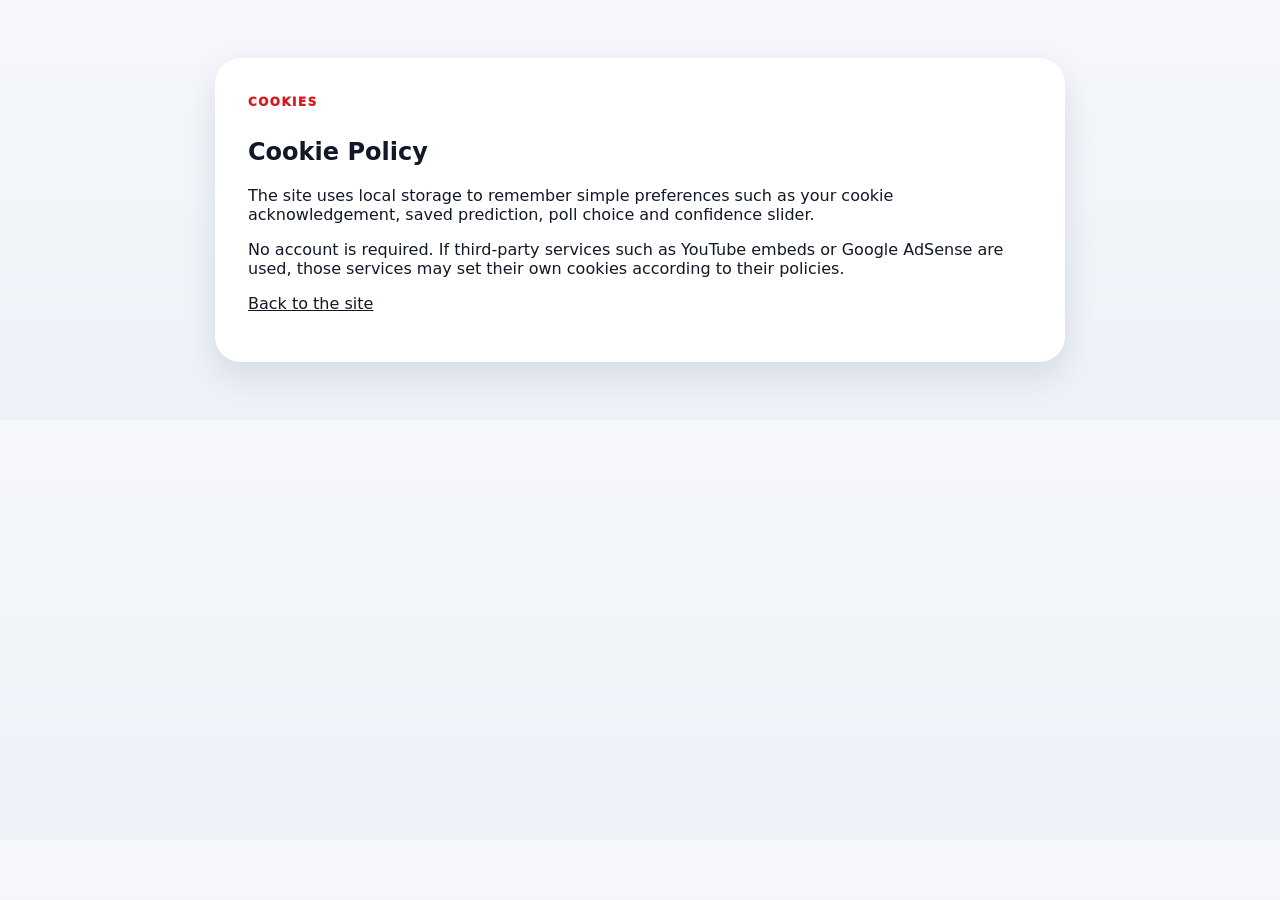
<file: cookies.html>
<!doctype html><html lang="en"><head><meta charset="utf-8"><meta name="viewport" content="width=device-width,initial-scale=1"><title>Cookies | Les Bleus Countdown</title><link rel="icon" href="favicon.svg" type="image/svg+xml"><link rel="stylesheet" href="style.css"></head><body><main style="margin:40px auto;max-width:850px"><section class="card"><p class="eyebrow">Cookies</p><h1>Cookie Policy</h1><p>The site uses local storage to remember simple preferences such as your cookie acknowledgement, saved prediction, poll choice and confidence slider.</p><p>No account is required. If third-party services such as YouTube embeds or Google AdSense are used, those services may set their own cookies according to their policies.</p><p><a href="index.html">Back to the site</a></p></section></main></body></html>
</file>
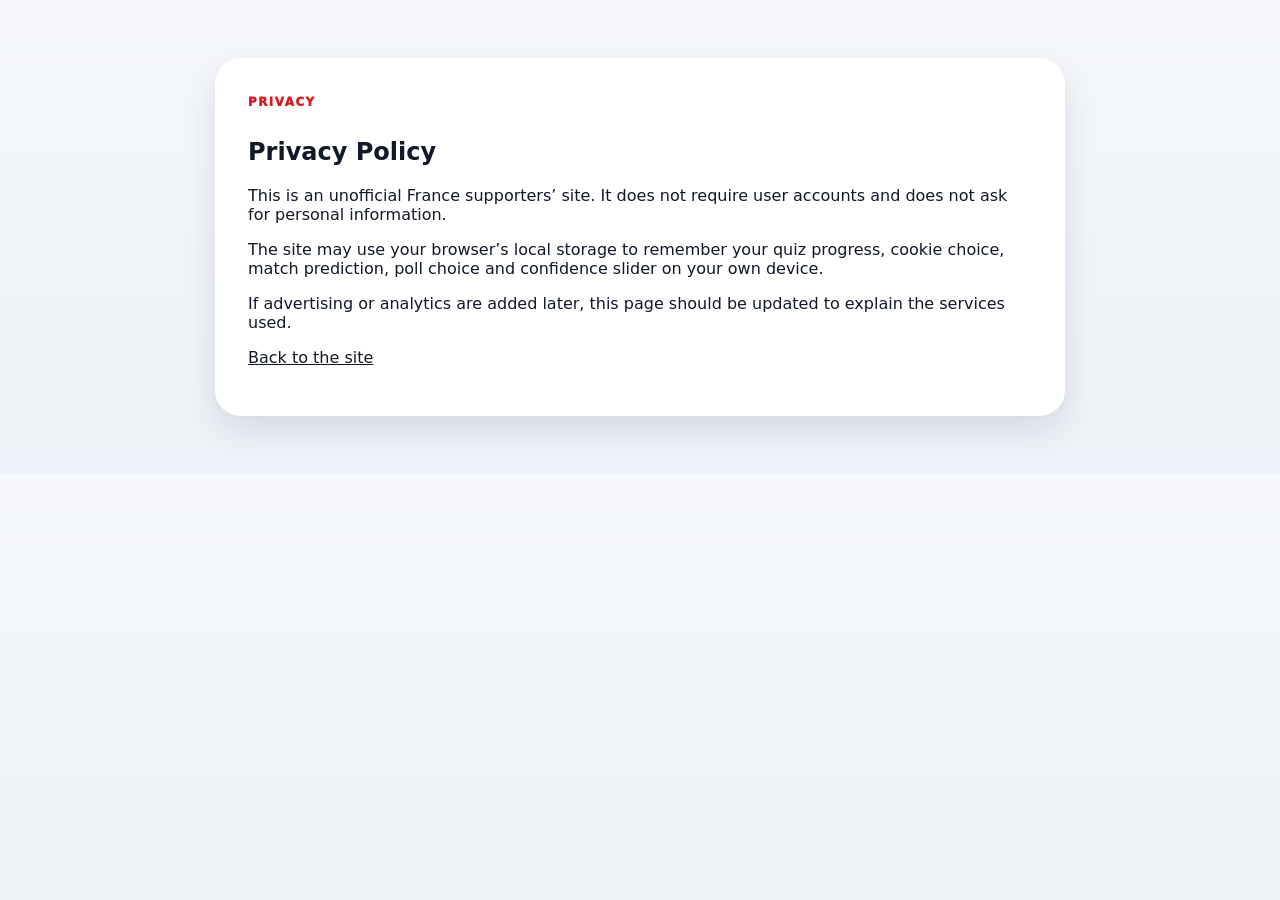
<file: privacy.html>
<!doctype html><html lang="en"><head><meta charset="utf-8"><meta name="viewport" content="width=device-width,initial-scale=1"><title>Privacy | Les Bleus Countdown</title><link rel="icon" href="favicon.svg" type="image/svg+xml"><link rel="stylesheet" href="style.css"></head><body><main style="margin:40px auto;max-width:850px"><section class="card"><p class="eyebrow">Privacy</p><h1>Privacy Policy</h1><p>This is an unofficial France supporters’ site. It does not require user accounts and does not ask for personal information.</p><p>The site may use your browser’s local storage to remember your quiz progress, cookie choice, match prediction, poll choice and confidence slider on your own device.</p><p>If advertising or analytics are added later, this page should be updated to explain the services used.</p><p><a href="index.html">Back to the site</a></p></section></main></body></html>
</file>
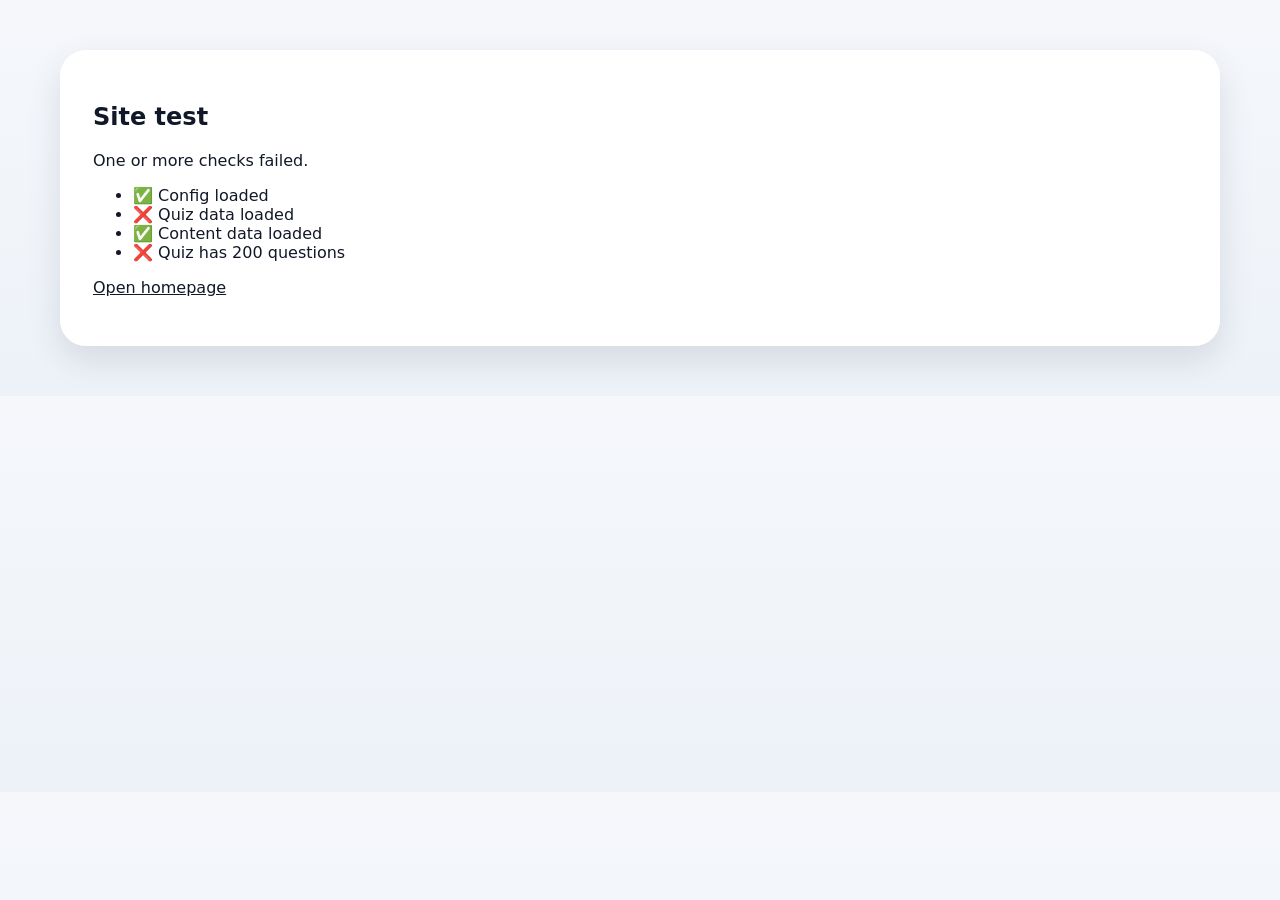
<file: test.html>
<!doctype html><html lang="en"><head><meta charset="utf-8"><meta name="viewport" content="width=device-width, initial-scale=1"><title>Les Bleus Test</title><link rel="stylesheet" href="style.css"></head><body><main style="margin:32px auto"><section class="card"><h1>Site test</h1><p id="status">Running checks...</p><ul id="checks"></ul><p><a href="index.html">Open homepage</a></p></section></main><script src="config.js"></script><script src="quiz-data.js"></script><script src="content-data.js"></script><script>const checks=[];function ok(name,value){checks.push(`<li>${value?'✅':'❌'} ${name}</li>`)}ok('Config loaded',!!window.SITE_CONFIG);ok('Quiz data loaded',Array.isArray(window.WORLD_CUP_QUIZ)&&window.WORLD_CUP_QUIZ.length>=3);ok('Content data loaded',!!window.ENGLAND_CONTENT&&Array.isArray(window.ENGLAND_CONTENT.facts));ok('Quiz has 200 questions',Array.isArray(window.WORLD_CUP_QUIZ)&&window.WORLD_CUP_QUIZ.length===200);document.getElementById('checks').innerHTML=checks.join('');document.getElementById('status').textContent=checks.every(x=>x.includes('✅'))?'All basic checks passed.':'One or more checks failed.';</script></body></html>
</file>
<file: style.css>
:root{
  --navy:#06142f;--navy2:#0b2452;--blue:#113a7a;--red:#d71920;--gold:#f4c542;--green:#0f8f5f;
  --paper:#f5f7fb;--paper2:#edf2f8;--ink:#111827;--muted:#5d6678;--card:#ffffff;--line:#dfe6f1;
  --shadow:0 22px 60px rgba(6,20,47,.16);--soft:0 12px 34px rgba(6,20,47,.10);--radius:26px;
}
*{box-sizing:border-box}html{scroll-behavior:smooth}body{margin:0;font-family:Inter,ui-sans-serif,system-ui,-apple-system,Segoe UI,Roboto,Arial,sans-serif;background:linear-gradient(180deg,var(--paper),var(--paper2));color:var(--ink);text-rendering:optimizeLegibility;overflow-x:hidden}a{color:inherit}.skip-link{position:absolute;left:-999px;top:10px;background:#fff;color:#000;padding:10px 14px;border-radius:12px;z-index:500}.skip-link:focus{left:10px}.loader{position:fixed;inset:0;z-index:300;background:radial-gradient(circle at 50% 30%,#173b7b,var(--navy) 58%);color:#fff;display:grid;place-items:center;transition:opacity .35s ease}.loader.hide{opacity:0;pointer-events:none}.loader div{text-align:center;display:grid;gap:.5rem}.loader b{font-size:1.5rem}.loader span{color:#d8e4ff}.hero{position:relative;isolation:isolate;color:#fff;padding:16px clamp(16px,4vw,62px) 56px;background:radial-gradient(circle at 78% 12%,rgba(215,25,32,.40),transparent 22%),radial-gradient(circle at 12% 12%,rgba(244,197,66,.20),transparent 24%),linear-gradient(135deg,var(--navy),var(--navy2) 55%,#102f63);overflow:hidden}.hero:before{content:"";position:absolute;inset:0;z-index:-2;background:linear-gradient(to top,rgba(0,0,0,.25),transparent 45%),repeating-linear-gradient(90deg,rgba(255,255,255,.035) 0 2px,transparent 2px 54px);mask-image:linear-gradient(#000,transparent 86%)}.hero:after{content:"";position:absolute;left:-5%;right:-5%;bottom:-42px;height:155px;z-index:-1;background:linear-gradient(0deg,rgba(255,255,255,.13),rgba(255,255,255,.03)),repeating-linear-gradient(90deg,transparent 0 38px,rgba(255,255,255,.10) 38px 41px,transparent 41px 82px);transform:skewY(-3deg);border-top:1px solid rgba(255,255,255,.12)}.topbar{position:sticky;top:0;z-index:80;display:flex;align-items:center;justify-content:space-between;gap:16px;padding:10px 0 18px;backdrop-filter:blur(12px)}.brand{text-decoration:none;font-weight:950;letter-spacing:.2px;display:flex;align-items:center;gap:.45rem}.brand span{white-space:nowrap}.nav-links{display:flex;align-items:center;gap:8px}.nav-links a{font-size:.88rem;font-weight:900;text-decoration:none;padding:.58rem .85rem;border-radius:999px;border:1px solid rgba(255,255,255,.22);background:rgba(255,255,255,.08);transition:.18s}.nav-links a:hover{background:rgba(255,255,255,.18);transform:translateY(-1px)}.menu-toggle{display:none;border:1px solid rgba(255,255,255,.2);background:rgba(255,255,255,.10);color:#fff;box-shadow:none;padding:.65rem .85rem}.hero-grid{display:grid;grid-template-columns:minmax(0,1.25fr) minmax(290px,.75fr);gap:30px;align-items:stretch;position:relative;z-index:3}.hero-copy{padding-top:24px}.eyebrow{display:inline-block;margin:0 0 .55rem;text-transform:uppercase;letter-spacing:.13em;font-size:.74rem;font-weight:950;color:var(--red)}.hero .eyebrow{color:#ffd6d8}.hero h1{margin:.15rem 0 .55rem;font-size:clamp(2.65rem,8vw,6.8rem);line-height:.87;letter-spacing:-.065em}.motto{margin:0 0 .45rem;font-weight:950;font-size:clamp(1.05rem,2.2vw,1.45rem)}.lead{max-width:750px;color:#dfe8ff;font-size:1.08rem;line-height:1.58}.meta-row,.cta-row,.button-row{display:flex;gap:12px;flex-wrap:wrap}.meta-row span{background:rgba(255,255,255,.11);border:1px solid rgba(255,255,255,.18);border-radius:999px;padding:.74rem .94rem;font-weight:800}.countdown-card,.card,.dashboard article{background:rgba(255,255,255,.96);color:var(--ink);border-radius:var(--radius);box-shadow:var(--shadow);border:1px solid rgba(255,255,255,.75)}.countdown-card{padding:26px;align-self:center}.countdown{display:grid;grid-template-columns:repeat(4,1fr);gap:10px}.countdown span{display:grid;place-items:center;min-height:74px;border-radius:18px;background:linear-gradient(180deg,#102f63,#06142f);color:#fff;font-weight:950;font-size:clamp(1.6rem,4vw,2.35rem);font-variant-numeric:tabular-nums;box-shadow:inset 0 1px 0 rgba(255,255,255,.16)}.labels{display:grid;grid-template-columns:repeat(4,1fr);gap:10px;text-align:center;margin-top:8px;color:var(--muted);font-size:.78rem;text-transform:uppercase;letter-spacing:.08em}.countdown-card p{margin:.9rem 0 0;color:var(--muted);font-weight:700}main{width:min(1160px,calc(100% - 32px));margin:-28px auto 60px;position:relative;z-index:8}.dashboard{display:grid;grid-template-columns:repeat(3,1fr);gap:16px;margin-bottom:18px}.dashboard article{padding:22px;box-shadow:var(--soft)}.dashboard span{font-size:1.65rem}.dashboard b{display:block;margin:.45rem 0 .25rem}.dashboard p{margin:0;color:var(--muted)}.card{padding:clamp(20px,3vw,32px);margin:18px 0;box-shadow:var(--soft)}.section-head{margin-bottom:20px}.section-head h2{margin:.05rem 0 .35rem;font-size:clamp(1.55rem,3vw,2.45rem);letter-spacing:-.035em}.section-head p:last-child{margin:.2rem 0 0;color:var(--muted);line-height:1.55}.journey{display:grid;grid-template-columns:repeat(6,1fr);gap:12px}.journey div{position:relative;padding:18px 14px;border-radius:20px;background:#f8fafc;border:1px solid var(--line);min-height:118px}.journey div:before{content:"";position:absolute;left:16px;top:14px;width:10px;height:10px;border-radius:999px;background:#a7b1c2}.journey .done{border-color:rgba(15,143,95,.32);background:linear-gradient(180deg,#f0fff8,#fff)}.journey .done:before{background:var(--green)}.journey .live{border-color:rgba(215,25,32,.38);background:linear-gradient(180deg,#fff2f3,#fff)}.journey .live:before{background:var(--red);box-shadow:0 0 0 6px rgba(215,25,32,.12)}.journey b{display:block;margin-top:16px}.journey span,.journey small{display:block;color:var(--muted);line-height:1.35}.journey small{margin-top:6px;font-weight:800}.quiz-list{display:grid;gap:16px}.question{padding:18px;border:1px solid var(--line);border-radius:22px;background:#fbfcff}.q-head{display:flex;justify-content:space-between;gap:12px;align-items:flex-start}.q-head strong{font-size:1.02rem;line-height:1.35}.badge{flex:0 0 auto;border-radius:999px;padding:.35rem .6rem;background:#eef2ff;color:var(--blue);font-size:.78rem;font-weight:950}.options{display:grid;grid-template-columns:repeat(2,minmax(0,1fr));gap:10px;margin-top:14px}.option{display:flex;align-items:center;gap:8px;padding:12px;border:1px solid var(--line);border-radius:15px;background:#fff;cursor:pointer;transition:.16s}.option:hover{transform:translateY(-1px);box-shadow:0 8px 18px rgba(6,20,47,.07)}.option input{accent-color:var(--red)}.reviewed .option.correct{border-color:rgba(15,143,95,.45);background:#effdf7}.reviewed .option.wrong{border-color:rgba(215,25,32,.48);background:#fff0f1}.explanation{display:none;margin:12px 0 0;color:var(--muted);line-height:1.5}.reviewed .explanation{display:block}.result,.summary{margin-top:15px;border-radius:18px;background:#f8fafc;border:1px solid var(--line);padding:15px;font-weight:850}.predictor-grid{display:grid;grid-template-columns:repeat(3,1fr);gap:14px}.predictor-grid label{display:grid;gap:8px;font-weight:900;color:var(--muted)}input,select{width:100%;border:1px solid var(--line);border-radius:16px;padding:14px;font:inherit;background:#fff;color:var(--ink)}button,.cta-row a{border:0;border-radius:999px;background:var(--red);color:#fff;padding:.9rem 1.1rem;font-weight:950;text-decoration:none;cursor:pointer;box-shadow:0 10px 22px rgba(215,25,32,.18);transition:transform .18s,box-shadow .18s,background .18s}button:hover,.cta-row a:hover{transform:translateY(-1px);box-shadow:0 14px 30px rgba(6,20,47,.16)}button.ghost,.cta-row .secondary{background:#fff;color:var(--navy);border:1px solid var(--line);box-shadow:none}.small-btn{padding:.68rem .95rem;margin-top:12px}.facts #factText{font-size:1.25rem;line-height:1.55;font-weight:850;color:#16223a}.video-wrap{position:relative;overflow:hidden;border-radius:22px;background:#07152f;border:1px solid var(--line);box-shadow:var(--soft);aspect-ratio:16/9}.video-wrap iframe{position:absolute;inset:0;width:100%;height:100%;border:0}.links .cta-row a{display:inline-flex;align-items:center;justify-content:center}.back-top{position:fixed;right:18px;bottom:88px;z-index:70;width:44px;height:44px;border-radius:999px;padding:0;display:none}.back-top.show{display:block}.cookie{position:fixed;left:18px;right:18px;bottom:16px;z-index:90;display:flex;align-items:center;justify-content:space-between;gap:14px;max-width:880px;margin:auto;background:#fff;border:1px solid var(--line);box-shadow:var(--shadow);border-radius:20px;padding:14px 16px}.cookie.hide{display:none}.celebration{position:fixed;inset:0;z-index:200;display:none;place-items:center;background:rgba(6,20,47,.72);backdrop-filter:blur(8px);padding:18px}.celebration.show{display:grid}.celebration-card{background:linear-gradient(180deg,#fff7d8,#fff);border:1px solid rgba(244,197,66,.6);border-radius:32px;box-shadow:var(--shadow);padding:34px;text-align:center;max-width:460px}.celebration-card .big{font-size:4rem}.celebration-card h2{font-size:2rem;margin:.2rem 0;color:var(--navy)}footer{text-align:center;color:var(--muted);padding:34px 18px 46px}.reveal{opacity:0;transform:translateY(14px);transition:opacity .5s ease,transform .5s ease}.reveal.in{opacity:1;transform:none}@media (prefers-reduced-motion:reduce){*{scroll-behavior:auto!important;transition:none!important;animation:none!important}.reveal{opacity:1;transform:none}}@media (max-width:900px){.hero-grid{grid-template-columns:1fr}.countdown-card{max-width:560px}.dashboard{grid-template-columns:1fr}.journey{grid-template-columns:repeat(2,1fr)}.predictor-grid{grid-template-columns:1fr}.options{grid-template-columns:1fr}.nav-links{display:none;position:absolute;right:0;top:58px;min-width:210px;flex-direction:column;align-items:stretch;background:rgba(6,20,47,.94);border:1px solid rgba(255,255,255,.16);border-radius:18px;padding:10px}.nav-links.open{display:flex}.menu-toggle{display:inline-flex}.hero h1{letter-spacing:-.055em}}@media (max-width:560px){body{background:#f6f8fc}.hero{padding-left:16px;padding-right:16px}.brand span{font-size:.92rem}.hero h1{font-size:3rem}.lead{font-size:1rem}.meta-row span{width:100%;border-radius:18px}.countdown-card{padding:18px;border-radius:22px}.countdown{gap:6px}.countdown span{min-height:58px;font-size:1.35rem;border-radius:14px}.labels{gap:6px;font-size:.65rem}main{width:calc(100% - 22px);margin-top:-18px}.card{border-radius:22px;padding:18px}.journey{grid-template-columns:1fr}.q-head{display:grid}.button-row{display:grid}.button-row button,.cta-row a{width:100%}.cookie{display:grid}.topbar{padding-bottom:10px}.section-head h2{font-size:1.55rem}}
.footer-links a{color:var(--navy);font-weight:850;text-decoration:none}.footer-links a:hover{text-decoration:underline}


/* Version 2 polish: mobile quiz fix, poll and confidence slider */
.poll-card,.confidence-card{position:relative;overflow:hidden}.poll-card:before,.confidence-card:before{content:"";position:absolute;inset:0 0 auto;height:5px;background:linear-gradient(90deg,var(--red),var(--gold),var(--green));opacity:.95}.poll-options{display:grid;grid-template-columns:repeat(4,minmax(0,1fr));gap:12px}.poll-option{width:100%;min-height:54px;white-space:normal;line-height:1.18;border:1px solid var(--line);background:#fff;color:var(--navy);box-shadow:none}.poll-option.winner{background:linear-gradient(135deg,var(--red),#9c1118);color:#fff;border-color:transparent}.poll-option.selected{outline:3px solid rgba(244,197,66,.55);transform:translateY(-1px)}.poll-results{display:grid;gap:10px;margin-top:18px}.poll-row{display:grid;grid-template-columns:minmax(104px,160px) 1fr auto;align-items:center;gap:10px;font-weight:900}.poll-bar{height:14px;background:#edf2f8;border-radius:999px;overflow:hidden;border:1px solid var(--line)}.poll-fill{height:100%;width:0;background:linear-gradient(90deg,var(--blue),var(--red));border-radius:999px;transition:width .35s ease}.poll-note{margin:14px 0 0;color:var(--muted);font-weight:800}.confidence-wrap{display:grid;grid-template-columns:1fr minmax(130px,190px);gap:18px;align-items:center}.confidence-wrap input[type=range]{padding:0;accent-color:var(--red);height:34px}.confidence-readout{display:grid;place-items:center;text-align:center;background:linear-gradient(180deg,#fff7d8,#fff);border:1px solid rgba(244,197,66,.55);border-radius:22px;padding:16px}.confidence-readout strong{font-size:2rem;color:var(--navy);line-height:1}.confidence-readout span{margin-top:6px;color:var(--muted);font-weight:900}.question,.option,.option span,.q-head strong{min-width:0;overflow-wrap:anywhere;word-break:normal}.option{align-items:flex-start}.option span{line-height:1.35}.quiz-list{max-width:100%;overflow:hidden}.card{max-width:100%}@media (hover:hover){.card:hover{box-shadow:0 16px 42px rgba(6,20,47,.12)}}@media (max-width:900px){.poll-options{grid-template-columns:repeat(2,minmax(0,1fr))}.confidence-wrap{grid-template-columns:1fr}.poll-row{grid-template-columns:1fr}.poll-row > span:last-child{justify-self:start}.poll-bar{height:16px}}@media (max-width:560px){html,body{max-width:100%;overflow-x:hidden}.quiz .section-head,.question,.options,.option{max-width:100%}.question{padding:14px;border-radius:18px}.q-head{gap:8px}.q-head strong{font-size:.98rem;line-height:1.35}.badge{width:max-content}.options{grid-template-columns:1fr!important;gap:9px}.option{width:100%;white-space:normal;padding:12px 11px;border-radius:14px}.option input{width:auto;flex:0 0 auto;margin-top:.12rem}.button-row{gap:10px}.poll-options{grid-template-columns:1fr}.poll-option{min-height:52px}.confidence-readout strong{font-size:1.7rem}.footer-links{line-height:1.9}}

/* Version 1.1 Team News + final responsive polish */
.team-news{position:relative;overflow:hidden;background:linear-gradient(180deg,#ffffff,#f9fbff)}
.team-news:before{content:"";position:absolute;left:0;right:0;top:0;height:5px;background:linear-gradient(90deg,var(--green),var(--gold),var(--red))}
.team-news code{background:#eef2f8;border:1px solid var(--line);border-radius:8px;padding:.12rem .35rem;font-size:.92em}
.news-grid{display:grid;grid-template-columns:repeat(4,minmax(0,1fr));gap:14px}
.news-item{display:grid;grid-template-columns:auto 1fr;gap:12px;align-items:flex-start;padding:16px;border:1px solid var(--line);border-radius:20px;background:#fff;box-shadow:0 8px 24px rgba(6,20,47,.06);min-width:0}
.news-item.green{border-color:rgba(15,143,95,.28);background:linear-gradient(180deg,#f1fff8,#fff)}
.news-item.amber{border-color:rgba(244,197,66,.5);background:linear-gradient(180deg,#fff9df,#fff)}
.news-item.red{border-color:rgba(215,25,32,.28);background:linear-gradient(180deg,#fff2f3,#fff)}
.news-icon{font-size:1.15rem;line-height:1.2}
.news-item b{display:block;color:var(--navy);line-height:1.25;overflow-wrap:anywhere}
.news-item p{margin:.35rem 0 0;color:var(--muted);line-height:1.45;font-weight:750}
.news-disclaimer{margin:16px 0 0;color:var(--muted);font-size:.92rem;font-weight:800}
@media (min-width:901px){main{display:grid;grid-template-columns:1fr;gap:0}.card{scroll-margin-top:18px}.team-news + .quiz{margin-top:18px}}
@media (max-width:1100px){.news-grid{grid-template-columns:repeat(2,minmax(0,1fr))}}
@media (max-width:560px){.news-grid{grid-template-columns:1fr}.news-item{border-radius:17px;padding:14px}.team-news code{display:inline-block;margin-top:4px}.section-head p:last-child{font-size:.96rem}.hero{min-height:auto;padding-bottom:74px}.hero-copy,.countdown-card{width:100%}.nav-links a{padding:.72rem .9rem}.dashboard article{border-radius:20px}.cta-row{display:grid;grid-template-columns:1fr;gap:10px}.links .cta-row a{width:100%}}

/* v1.2 final quiz desktop polish: cleaner spacing on desktop, mobile preserved */
@media (min-width:901px){
  .quiz.card{padding:clamp(28px,3.4vw,42px);background:linear-gradient(180deg,#ffffff 0%,#f8fbff 100%);border:1px solid rgba(6,20,47,.10)}
  .quiz .section-head{text-align:center;max-width:820px;margin:0 auto 28px}
  .quiz .section-head h2{font-size:clamp(2rem,3.2vw,3rem)}
  .quiz-list{max-width:880px;margin:0 auto;gap:26px}
  .question{padding:26px 28px;border-radius:26px;background:#fff;box-shadow:0 16px 42px rgba(6,20,47,.08);border-color:rgba(17,58,122,.12)}
  .q-head{align-items:center;gap:18px;padding-bottom:14px;border-bottom:1px solid var(--line)}
  .q-head strong{font-size:1.16rem;line-height:1.42;color:var(--navy)}
  .badge{font-size:.78rem;padding:.44rem .72rem;background:#fff4f4;color:var(--red);border:1px solid rgba(215,25,32,.18)}
  .options{grid-template-columns:1fr;gap:14px;margin-top:18px}
  .option{min-height:54px;padding:15px 17px;border-radius:18px;font-weight:850;background:linear-gradient(180deg,#fff,#f9fbff);border-color:rgba(17,58,122,.13)}
  .option:hover{transform:translateY(-2px);box-shadow:0 12px 26px rgba(6,20,47,.10);border-color:rgba(215,25,32,.28)}
  .option input{width:18px;height:18px;flex:0 0 auto}
  .explanation{padding-top:12px;border-top:1px dashed var(--line)}
  .quiz .button-row{max-width:880px;margin:24px auto 0;justify-content:center}
  .quiz .result{max-width:880px;margin:18px auto 0;text-align:center;font-size:1.02rem}
}

/* v1.3 matchday enhancements */
.matchday-extras,.two-card-row{display:grid;grid-template-columns:repeat(3,minmax(0,1fr));gap:16px;margin:18px 0}.two-card-row{grid-template-columns:repeat(2,minmax(0,1fr))}.mini-card{background:rgba(255,255,255,.96);border:1px solid rgba(255,255,255,.75);border-radius:var(--radius);box-shadow:var(--soft);padding:24px;min-width:0}.mini-card h2{margin:.1rem 0 .5rem;color:var(--navy);font-size:1.45rem}.spotlight-player{display:flex;gap:14px;align-items:center}.player-initials{width:68px;height:68px;border-radius:50%;display:grid;place-items:center;flex:0 0 auto;background:linear-gradient(135deg,var(--navy),var(--red));color:#fff;font-weight:950;font-size:1.25rem}.spotlight-player p,.small-note,.celebration-mode p{margin:.25rem 0 0;color:var(--muted);font-weight:750}.form-row{display:flex;gap:9px;flex-wrap:wrap;margin:12px 0}.form-badge{width:38px;height:38px;border-radius:50%;display:grid;place-items:center;font-weight:950}.form-badge.w{background:#dff7ea;color:#087447}.form-badge.d{background:#fff3c8;color:#765b00}.form-badge.l{background:#ffe1e3;color:#a0161c}.time-list{display:grid;gap:9px}.time-list span{display:flex;justify-content:space-between;gap:12px;padding:9px 0;border-bottom:1px solid var(--line);color:var(--muted)}.time-list b{color:var(--ink)}.quote-card blockquote{margin:10px 0 14px;font-family:Georgia,serif;font-size:1.35rem;line-height:1.5;color:var(--navy)}.predictor-grid{grid-template-columns:repeat(3,minmax(0,1fr))}@media(max-width:900px){.matchday-extras{grid-template-columns:1fr}.two-card-row{grid-template-columns:1fr}.predictor-grid{grid-template-columns:1fr 1fr}}@media(max-width:560px){.mini-card{padding:18px;border-radius:22px}.predictor-grid{grid-template-columns:1fr}.spotlight-player{align-items:flex-start}}

/* Version 1.4 professional fan edition */
.match-status-banner{display:flex;justify-content:space-between;gap:12px;align-items:center;padding:12px 18px;margin:0 0 18px;border-radius:16px;background:#fff3cd;border:1px solid #e5c85a;color:#5f4c00}.match-status-banner[data-status="live-now"]{background:#ffe3e3;border-color:#df3131;color:#8d1111}.match-status-banner[data-status="full-time"]{background:#e7eef8;border-color:#8ba3c7;color:#18345e}.lineup-badge{display:inline-flex;vertical-align:middle;padding:5px 9px;border-radius:999px;font-size:.72rem;letter-spacing:.04em}.lineup-badge.predicted{background:#fff3cd;color:#665000}.lineup-badge.confirmed{background:#dff5e8;color:#075f35}.spotlight-copy{min-width:0}.spotlight-facts{margin:12px 0;padding-left:20px;color:var(--muted);display:grid;gap:6px}.quote-attribution{font-weight:800;color:var(--muted);margin-top:-4px}.quiz-stats{display:flex;gap:16px;flex-wrap:wrap;margin:14px 0;padding:10px 12px;border-radius:12px;background:var(--soft)}.prediction-card{display:grid;gap:10px;text-align:left}.prediction-card strong{font-size:1.5rem;color:var(--navy)}.prediction-kicker{font-size:.78rem;text-transform:uppercase;letter-spacing:.12em;font-weight:900;color:var(--red)}.prediction-details{display:flex;flex-wrap:wrap;gap:8px}.prediction-details span{padding:7px 9px;border-radius:999px;background:var(--soft);border:1px solid var(--line);font-size:.9rem}.journey .live{transform:scale(1.025);box-shadow:0 14px 32px rgba(227,27,35,.16);border-color:var(--red)}
.celebration{overflow:hidden;background:radial-gradient(circle at 50% 65%,rgba(255,255,255,.26),transparent 32%),linear-gradient(180deg,rgba(3,14,39,.98),rgba(8,40,90,.98));}.celebration-card{position:relative;z-index:4;max-width:620px;padding:36px;border:2px solid rgba(255,255,255,.65);box-shadow:0 0 80px rgba(255,255,255,.3),0 25px 80px rgba(0,0,0,.55);background:linear-gradient(145deg,rgba(255,255,255,.98),rgba(236,243,255,.94))}.celebration-card h2{font-size:clamp(2.8rem,10vw,6.2rem);line-height:.9;color:#e31b23;text-shadow:0 5px 0 #fff,0 10px 28px rgba(227,27,35,.35)}.crest-burst{font-size:4rem;animation:crestPulse 1.2s infinite alternate}.trophy-rise{font-size:6rem;animation:trophyRise 1.4s ease both}.sparkle-row{font-size:2rem;color:#e2b121;letter-spacing:.25em}.stadium-lights{position:absolute;inset:-10%;background:repeating-conic-gradient(from 0deg,transparent 0 10deg,rgba(255,255,255,.15) 11deg 13deg,transparent 14deg 30deg);animation:lightsSpin 12s linear infinite}.flag{position:absolute;top:18%;font-size:7rem;z-index:3;filter:drop-shadow(0 12px 18px rgba(0,0,0,.4));animation:flagWave 1s ease-in-out infinite alternate}.flag-left{left:5%;transform:rotate(-12deg)}.flag-right{right:5%;transform:scaleX(-1) rotate(-12deg)}.fireworks i{position:absolute;width:12px;height:12px;border-radius:50%;box-shadow:0 -55px #fff,39px -39px #e31b23,55px 0 #fff,39px 39px #e2b121,0 55px #fff,-39px 39px #e31b23,-55px 0 #fff,-39px -39px #e2b121;animation:firework 1.6s infinite}.fireworks i:nth-child(1){left:18%;top:25%}.fireworks i:nth-child(2){right:18%;top:20%;animation-delay:.35s}.fireworks i:nth-child(3){left:25%;bottom:18%;animation-delay:.7s}.fireworks i:nth-child(4){right:25%;bottom:22%;animation-delay:1s}.confetti-piece{position:fixed;top:-40px;z-index:260;pointer-events:none;animation:confettiFall 3.8s linear forwards;color:#fff;text-shadow:0 0 8px #e31b23}.celebrating{overflow:hidden}@keyframes trophyRise{from{transform:translateY(80px) scale(.5);opacity:0}to{transform:none;opacity:1}}@keyframes crestPulse{to{transform:scale(1.18) rotate(4deg)}}@keyframes lightsSpin{to{transform:rotate(360deg)}}@keyframes flagWave{to{transform:rotate(8deg) scale(1.08)}}@keyframes firework{0%{transform:scale(.2);opacity:0}35%{opacity:1}100%{transform:scale(1.5);opacity:0}}@keyframes confettiFall{to{transform:translateY(112vh) rotate(900deg);opacity:.15}}
button:focus-visible,a:focus-visible,input:focus-visible,select:focus-visible{outline:4px solid #f3c84b;outline-offset:3px}.small-note,.news-disclaimer{color:#44546b}
@media(max-width:650px){.match-status-banner{align-items:flex-start;flex-direction:column}.flag{font-size:4rem;top:8%}.celebration-card{margin:14px;padding:24px}.prediction-details{display:grid}.spotlight-player{align-items:flex-start}}
@media(prefers-reduced-motion:reduce){*,*::before,*::after{animation-duration:.001ms!important;animation-iteration-count:1!important;scroll-behavior:auto!important}.fireworks,.stadium-lights,.flag{display:none}.reveal{opacity:1!important;transform:none!important}}


/* Version 1.5 additions */
.feature-grid{display:grid;grid-template-columns:1fr 1fr;gap:18px;margin:18px 0}.weather-panel,.fixtures-list,.headline-list{display:grid;gap:12px}.weather-main{display:flex;justify-content:space-between;align-items:baseline;gap:16px;padding:15px;border-radius:16px;background:linear-gradient(135deg,var(--soft),var(--card));border:1px solid var(--line)}.weather-main strong{font-size:1.35rem;color:var(--navy)}.weather-stats{display:grid;grid-template-columns:repeat(3,1fr);gap:8px}.weather-stats span{padding:10px;border-radius:12px;background:var(--soft);text-align:center}.weather-panel small,.fixture-item small{color:var(--muted)}.fixture-item{display:grid;grid-template-columns:1fr 1fr;gap:14px;padding:13px;border:1px solid var(--line);border-radius:14px;background:var(--soft)}.fixture-item div{display:grid;gap:4px}.fixture-item div:last-child{text-align:right}.headline-list a{display:grid;gap:4px;padding:13px;border:1px solid var(--line);border-radius:14px;background:var(--soft);text-decoration:none;color:var(--text)}.headline-list a:hover{transform:translateY(-2px);border-color:var(--red)}.headline-list span{font-size:.74rem;text-transform:uppercase;letter-spacing:.12em;color:var(--red);font-weight:900}.headline-list em{font-style:normal;color:var(--muted);font-size:.85rem}.button-link{display:inline-flex;margin-top:12px;padding:10px 13px;border-radius:12px;background:var(--navy);color:#fff!important;text-decoration:none;font-weight:850}.tournament-map{width:100%;height:auto;margin-top:10px}.map-land{fill:var(--soft);stroke:var(--line);stroke-width:4}.route-line{fill:none;stroke:var(--red);stroke-width:6;stroke-dasharray:12 10;animation:routeMove 1.5s linear infinite}.map-stop circle{fill:var(--navy);stroke:#fff;stroke-width:4}.map-stop.current circle{fill:var(--red);animation:mapPulse 1.2s infinite alternate}.map-stop text,.map-label{fill:var(--text);font-size:17px;font-weight:850;text-anchor:middle}.map-label{text-anchor:start;font-size:15px;fill:var(--muted)}@keyframes routeMove{to{stroke-dashoffset:-22}}@keyframes mapPulse{to{r:17}}[data-theme="dark"] .headline-list a,[data-theme="dark"] .fixture-item,[data-theme="dark"] .weather-main{box-shadow:inset 0 0 0 1px rgba(255,255,255,.03)}
@media(max-width:760px){.feature-grid{grid-template-columns:1fr}.weather-stats{grid-template-columns:1fr 1fr 1fr}.fixture-item{grid-template-columns:1fr}.fixture-item div:last-child{text-align:left}}
@media(max-width:450px){.weather-stats{grid-template-columns:1fr}.weather-main{align-items:flex-start;flex-direction:column}}

/* Version 1.6 route-map and layout refinement */
.map-section{margin:18px 0}.map-card{display:grid;grid-template-columns:minmax(220px,.55fr) minmax(0,1.45fr);gap:24px;align-items:center;padding:24px;overflow:hidden}.map-copy p:not(.eyebrow){color:var(--muted);line-height:1.65}.map-key{display:flex;flex-wrap:wrap;gap:14px;margin-top:18px;font-size:.85rem;font-weight:800;color:var(--muted)}.map-key span{display:flex;align-items:center;gap:7px}.map-key i{width:12px;height:12px;border-radius:50%;display:inline-block}.key-current{background:var(--red);box-shadow:0 0 0 5px color-mix(in srgb,var(--red) 18%,transparent)}.key-next{background:var(--navy)}.route-board{position:relative;border-radius:28px;overflow:hidden;box-shadow:0 18px 45px rgba(7,21,47,.15);border:1px solid rgba(255,255,255,.7);background:#cfe3f5}.tournament-map{display:block;width:100%;height:auto;margin:0}.map-land-new{stroke:#aabf9a;stroke-width:3}.map-coast{fill:none;stroke:#9bb0a0;stroke-width:3;opacity:.6}.route-glow{fill:none;stroke:rgba(255,255,255,.9);stroke-width:18;stroke-linecap:round}.route-line-new{fill:none;stroke:#d91c2b;stroke-width:7;stroke-linecap:round;stroke-dasharray:15 12;animation:routeMove 1.6s linear infinite}.route-stop circle:first-child{fill:#092b61;stroke:white;stroke-width:5}.route-stop.stop-current circle:first-child{fill:#d91c2b}.route-stop.stop-final circle:first-child{fill:#d7a716}.pulse-ring{fill:none!important;stroke:#d91c2b!important;stroke-width:4!important;opacity:.5;animation:routePulse 1.5s ease-out infinite}.pin-icon{font-size:20px;text-anchor:middle}.route-label rect{fill:rgba(7,21,47,.9);stroke:rgba(255,255,255,.25);stroke-width:2}.route-label text{fill:#fff;font-size:14px;font-weight:900;letter-spacing:.08em}.route-label .city{font-size:17px;letter-spacing:0;font-weight:750;fill:#e9f2ff}.current-label rect{fill:rgba(189,18,36,.95)}.final-label rect{fill:rgba(128,91,0,.92)}.map-country{fill:rgba(7,21,47,.16);font-size:32px;font-weight:950;letter-spacing:.16em}.route-steps{display:none}.useful-links-end{margin-top:18px;margin-bottom:18px}
@keyframes routePulse{0%{r:26;opacity:.65}100%{r:48;opacity:0}}
[data-theme="dark"] .route-board{border-color:rgba(255,255,255,.12);box-shadow:0 18px 45px rgba(0,0,0,.35)}[data-theme="dark"] .map-ocean{fill:#17324f}[data-theme="dark"] .map-land-new{filter:brightness(.78) saturate(.8)}
@media(max-width:900px){.map-card{grid-template-columns:1fr}.map-copy{max-width:700px}.route-steps{display:flex;align-items:center;justify-content:center;gap:7px;padding:13px;background:rgba(7,21,47,.94);color:#fff;font-size:.78rem}.route-steps span{display:flex;align-items:center;gap:5px;white-space:nowrap}.route-steps b{display:grid;place-items:center;width:21px;height:21px;border-radius:50%;background:#fff;color:#07152f}.route-steps .active b{background:#d91c2b;color:#fff}.route-steps i{height:2px;flex:1;max-width:38px;background:rgba(255,255,255,.35)}}
@media(max-width:560px){.map-card{padding:16px}.route-label{display:none}.map-country{font-size:24px}.route-steps{font-size:.68rem}.route-steps span{display:grid;justify-items:center;gap:3px}.route-board{border-radius:20px}.map-key{gap:10px}}
@media(prefers-reduced-motion:reduce){.route-line-new,.pulse-ring{animation:none}}

/* Version 1.7 semi-final refresh */
.opponent-grid{display:grid;grid-template-columns:repeat(4,1fr);gap:14px}.opponent-grid article{padding:18px;border:1px solid var(--line);border-radius:18px;background:linear-gradient(180deg,#f2f9ff,#fff)}.opponent-grid span{font-size:1.8rem}.opponent-grid b{display:block;margin:.55rem 0 .35rem}.opponent-grid p{margin:0;color:var(--muted);line-height:1.5}.simple-route-card{padding:clamp(20px,3vw,32px);margin:18px 0}.simple-route{max-width:760px;margin:auto;display:grid;justify-items:stretch}.route-stage{display:grid;grid-template-columns:64px 1fr;gap:16px;align-items:center;padding:20px;border-radius:22px;border:1px solid var(--line);background:var(--card);box-shadow:var(--soft)}.route-stage.done{border-color:rgba(15,143,95,.35);background:linear-gradient(135deg,#effdf7,#fff)}.route-stage.current{border:2px solid var(--red);background:linear-gradient(135deg,#fff0f2,#fff);transform:scale(1.02)}.route-stage.future{background:linear-gradient(135deg,#fff9df,#fff);border-color:rgba(215,167,22,.42)}.route-icon{width:54px;height:54px;border-radius:50%;display:grid;place-items:center;font-size:1.55rem;font-weight:950;background:var(--navy);color:#fff}.done .route-icon{background:var(--green)}.current .route-icon{background:var(--red)}.future .route-icon{background:#b28709}.route-stage small{display:block;color:var(--muted);font-weight:850;text-transform:uppercase;letter-spacing:.05em}.route-stage b{display:block;font-size:1.35rem;margin:.3rem 0}.route-stage p{margin:0;color:var(--muted)}.route-arrow{text-align:center;font-size:2rem;color:var(--red);line-height:1;padding:8px}.time-list span strong{color:var(--red)}[data-theme="dark"] .opponent-grid article,[data-theme="dark"] .route-stage{background:#102544}.map-section{display:none!important}@media(max-width:850px){.opponent-grid{grid-template-columns:1fr 1fr}}@media(max-width:560px){.opponent-grid{grid-template-columns:1fr}.route-stage{grid-template-columns:48px 1fr;padding:16px}.route-icon{width:44px;height:44px}.route-stage.current{transform:none}}

/* France bilingual and matchday enhancements */
.language-toggle{border:1px solid rgba(255,255,255,.45);background:rgba(255,255,255,.14);color:#fff;border-radius:999px;padding:7px 12px;font-weight:900;cursor:pointer}.bastille-banner{width:min(1120px,calc(100% - 36px));margin:22px auto;display:flex;align-items:center;gap:22px;padding:24px;border-radius:26px;background:linear-gradient(120deg,#002395 0 33%,#fff 33% 66%,#ed2939 66%);box-shadow:var(--shadow);position:relative;overflow:hidden}.bastille-banner>div:first-of-type{background:rgba(7,21,47,.9);color:#fff;padding:18px;border-radius:18px;flex:1}.bastille-banner h2{margin:3px 0}.animated-shirt{width:100px;height:90px;background:#163f8f;clip-path:polygon(20% 0,38% 10%,62% 10%,80% 0,100% 24%,82% 40%,82% 100%,18% 100%,18% 40%,0 24%);display:grid;place-items:center;color:#fff;font-size:30px;font-weight:900;animation:shirtFloat 2s ease-in-out infinite}.waving-flag{display:flex;width:105px;height:70px;transform-origin:left;animation:flagWave 1.4s ease-in-out infinite}.waving-flag i{flex:1}.waving-flag i:nth-child(1){background:#002395}.waving-flag i:nth-child(2){background:#fff}.waving-flag i:nth-child(3){background:#ed2939}@keyframes shirtFloat{50%{transform:translateY(-8px) rotate(-2deg)}}@keyframes flagWave{50%{transform:skewY(4deg) scaleX(.96)}}.history-timeline{display:grid;grid-template-columns:repeat(4,1fr);gap:14px}.history-timeline article{padding:18px;border-radius:18px;background:var(--soft);border-top:5px solid var(--blue)}.history-timeline b{font-size:2rem;color:var(--navy);display:block}.history-timeline span{font-weight:900}.scorer-table{display:grid;gap:10px;margin:12px 0}.scorer-table span{display:flex;justify-content:space-between;padding:12px;border-radius:12px;background:var(--soft)}.generated-message{font-size:clamp(1.3rem,3vw,2rem);font-weight:900;padding:25px;border-radius:18px;background:linear-gradient(120deg,rgba(0,35,149,.1),rgba(237,41,57,.1));text-align:center}.comparison-grid{display:grid;grid-template-columns:1fr auto 1fr;gap:18px;align-items:stretch}.comparison-grid article{padding:22px;border-radius:20px;background:var(--soft)}.comparison-grid h3{font-size:1.7rem;margin:0 0 5px}.comparison-grid dl div{display:flex;justify-content:space-between;gap:10px;border-top:1px solid var(--line);padding:10px 0}.comparison-grid dd{font-weight:900}.versus{align-self:center;width:60px;height:60px;border-radius:50%;display:grid;place-items:center;background:var(--red);color:#fff;font-weight:900}.share-prediction-card{max-width:760px;margin:auto;padding:42px 24px;text-align:center;border-radius:28px;background:linear-gradient(135deg,#002395,#07152f 48%,#ed2939);color:#fff;box-shadow:var(--shadow)}.share-prediction-card h3{font-size:clamp(2rem,6vw,4.2rem);margin:22px 0}.share-prediction-card b{font-size:1.4rem}.share-prediction-card small{letter-spacing:.14em;font-weight:900}@media(max-width:760px){.bastille-banner{flex-wrap:wrap}.history-timeline{grid-template-columns:1fr 1fr}.comparison-grid{grid-template-columns:1fr}.versus{margin:auto}.animated-shirt,.waving-flag{width:80px}}@media(max-width:460px){.history-timeline{grid-template-columns:1fr}}
/* Clear, prominent bilingual switch */
.language-toggle{min-width:86px;padding:.65rem .9rem;border:2px solid #fff;border-radius:999px;background:#fff;color:#07152f;font-weight:900;letter-spacing:.04em;box-shadow:0 4px 16px rgba(0,0,0,.2);cursor:pointer}
.language-toggle:hover,.language-toggle:focus-visible{transform:translateY(-1px);outline:3px solid #ed2939;outline-offset:2px}
@media (max-width:760px){.language-toggle{width:100%;margin:.35rem 0 .65rem;font-size:1rem}}

.language-switch{display:flex;gap:6px;padding:5px;border-radius:999px;background:rgba(255,255,255,.14);border:1px solid rgba(255,255,255,.35)}.language-choice{border:0;border-radius:999px;padding:9px 14px;background:transparent;color:#fff;font-weight:900;cursor:pointer;white-space:nowrap}.language-choice.active{background:#fff;color:#07152f;box-shadow:0 4px 14px rgba(0,0,0,.2)}.language-choice:focus-visible{outline:3px solid #ed2939;outline-offset:2px}@media(max-width:760px){.language-switch{width:100%;justify-content:center;margin:.35rem 0 .65rem}.language-choice{flex:1}}
/* Final bilingual match-centre polish */
.dashboard{grid-template-columns:repeat(auto-fit,minmax(150px,1fr))}.dashboard a{color:inherit;text-decoration:none}.premium-grid{align-items:stretch}.comparison-bars-card,.winners-card{min-height:100%}.team-bars{display:grid;gap:14px;margin-top:18px}.team-bar>div:first-child{display:flex;justify-content:space-between;gap:12px;font-size:.92rem}.dual-track{height:10px;background:#dce4ef;border-radius:999px;position:relative;overflow:hidden;margin-top:7px}.dual-track i,.dual-track em{position:absolute;height:50%;left:0}.dual-track i{top:0;background:#164194}.dual-track em{bottom:0;background:#c60b1e}.winner-list{display:grid;gap:10px;margin-top:18px}.winner-list span{display:flex;justify-content:space-between;padding:12px 14px;border-radius:12px;background:rgba(255,255,255,.06)}.winner-list strong{letter-spacing:2px}.winner-list .france-row{outline:2px solid rgba(237,41,57,.6)}.stadium-profile{display:grid;grid-template-columns:minmax(220px,.7fr) 1.3fr;gap:28px;align-items:center}.stadium-visual{min-height:260px;border-radius:22px;background:radial-gradient(circle at 50% 70%,rgba(255,255,255,.35),transparent 35%),linear-gradient(145deg,#07152f,#164194);display:grid;place-items:center;position:relative;overflow:hidden}.stadium-visual span{font-size:7rem;filter:drop-shadow(0 12px 14px rgba(0,0,0,.35));z-index:2}.stadium-glow{position:absolute;width:80%;height:45%;bottom:-15%;background:#fff;filter:blur(35px);opacity:.25}.stadium-facts{display:grid;grid-template-columns:repeat(2,1fr);gap:12px;margin:20px 0}.stadium-facts span{padding:14px;border-radius:14px;background:rgba(22,65,148,.08);display:grid;gap:4px}.stadium-facts small{opacity:.72;text-transform:uppercase;letter-spacing:.06em}.quiz-progress-line{display:grid;grid-template-columns:auto 1fr;gap:12px;align-items:center;margin-bottom:12px;font-size:.8rem;font-weight:800}.quiz-progress-line i{height:6px;background:linear-gradient(90deg,#164194,#ed2939);border-radius:99px}.prediction-extras{display:flex;flex-wrap:wrap;gap:10px;margin-top:10px}.prediction-extras span{padding:8px 10px;border-radius:10px;background:rgba(255,255,255,.08)}button,.button-link,.cta-row a{transition:transform .18s ease,box-shadow .18s ease,opacity .18s ease}button:hover,.button-link:hover,.cta-row a:hover{transform:translateY(-2px)}.card,.mini-card{box-shadow:0 14px 35px rgba(7,21,47,.11)}
@media(max-width:760px){.stadium-profile{grid-template-columns:1fr}.stadium-visual{min-height:190px}.stadium-facts{grid-template-columns:1fr 1fr}.winner-list strong{font-size:.8rem}.dashboard{grid-template-columns:repeat(2,1fr)}}
</file>
